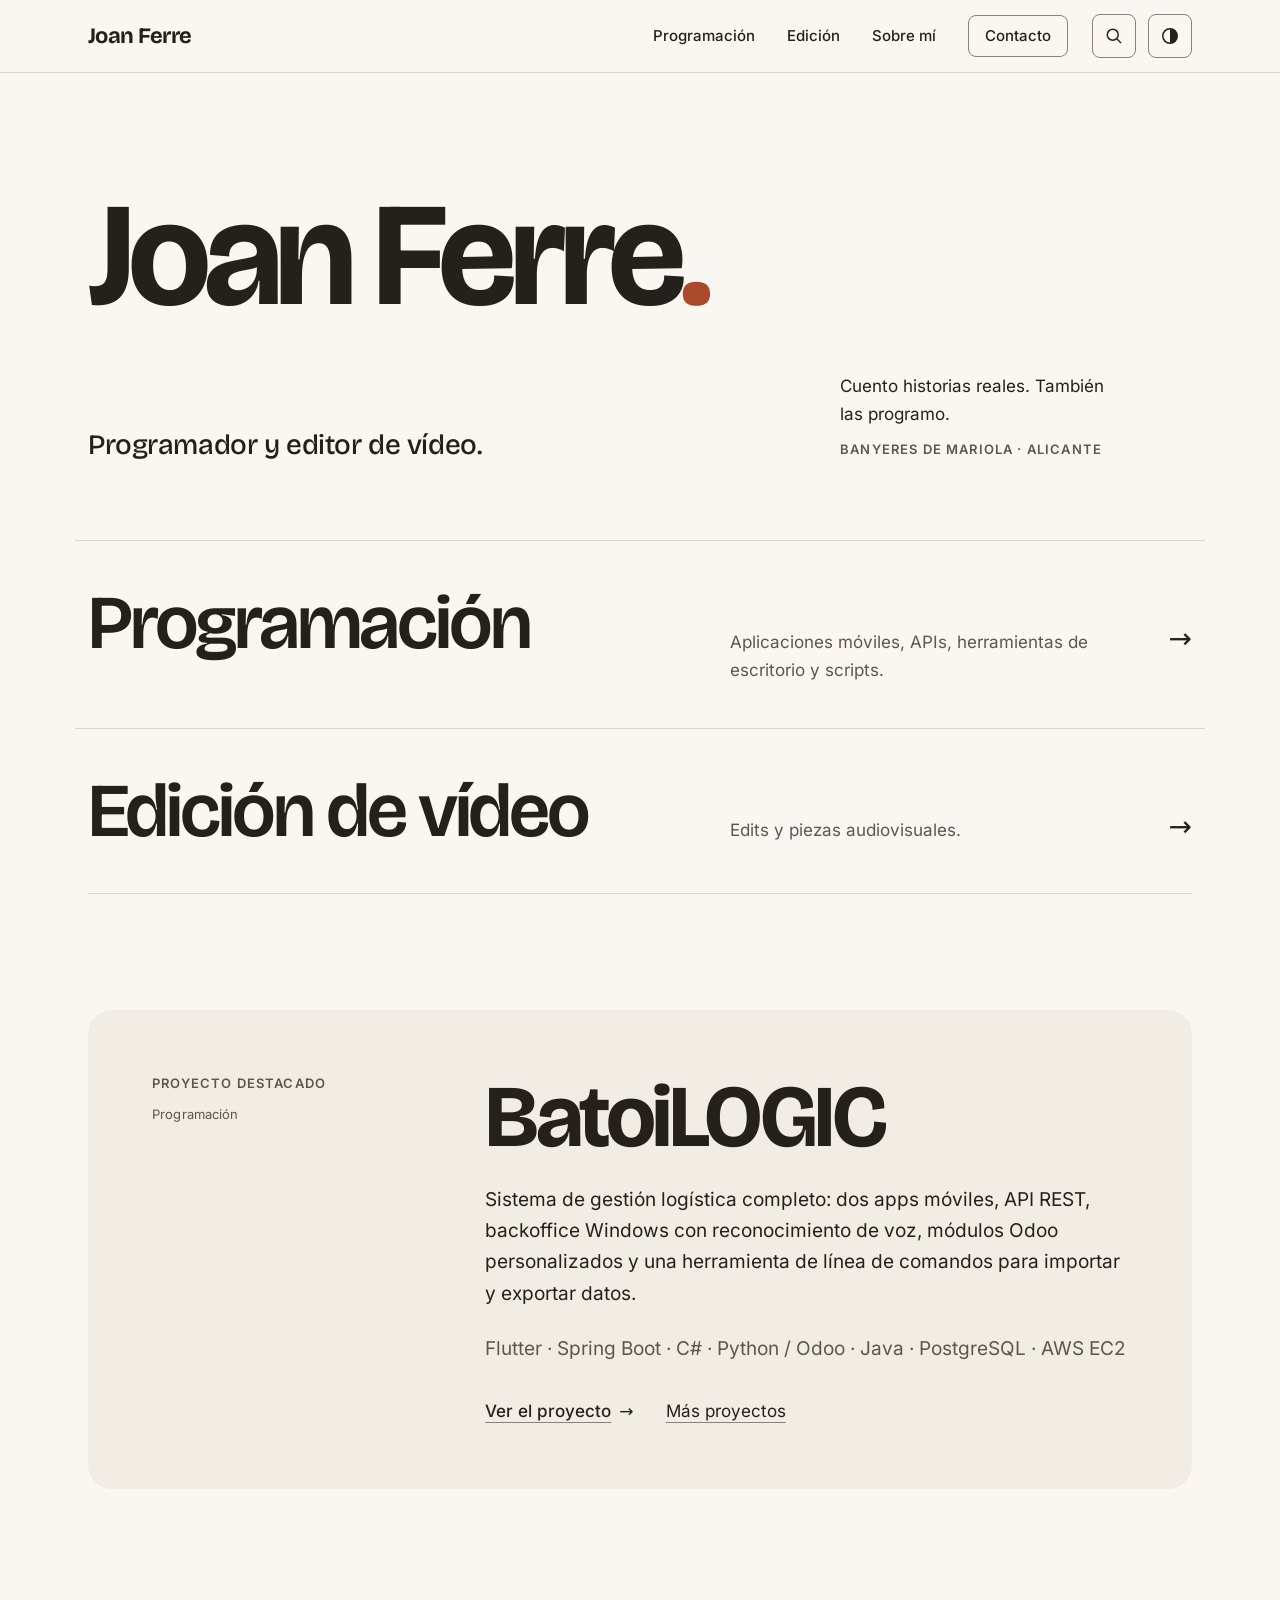
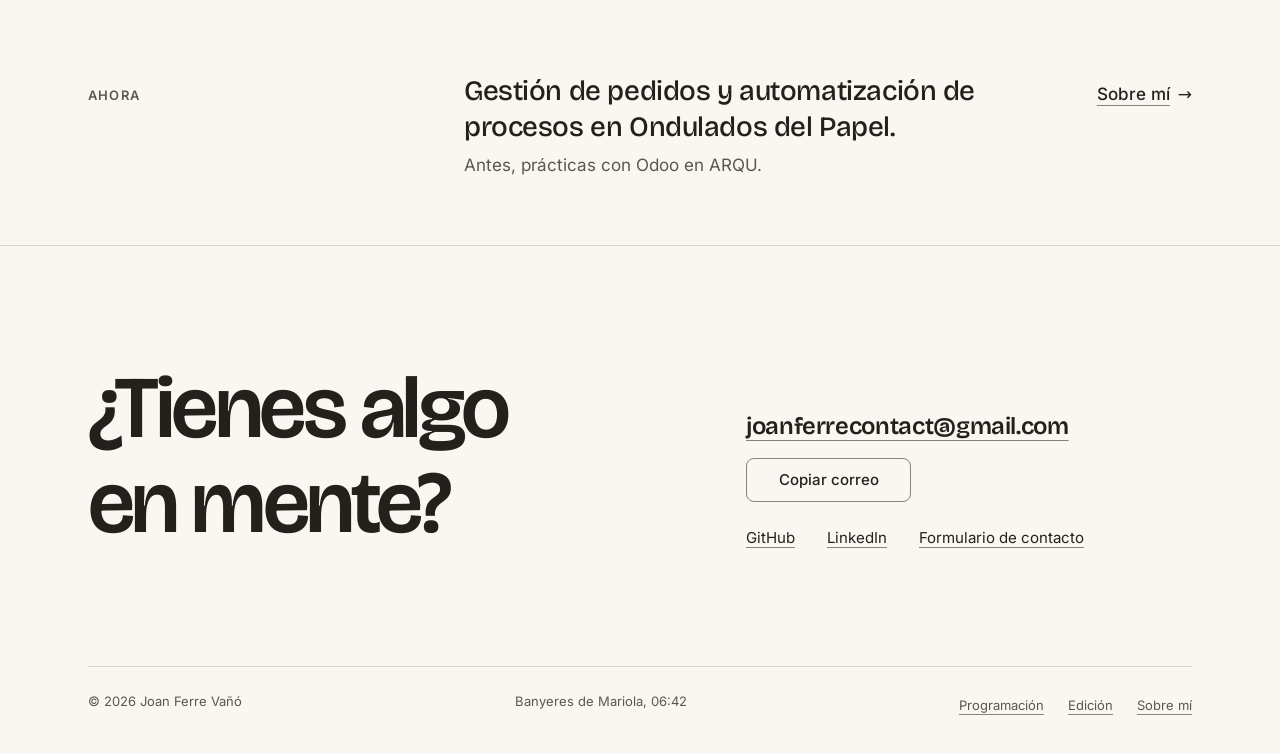
<file: index.html>
<!DOCTYPE html>
<html lang="es">

<head>
  <meta charset="UTF-8" />
  <meta name="viewport" content="width=device-width, initial-scale=1" />
  <meta name="google-site-verification" content="sYYDD0e3IQ2EVL9u4ArUuzpcUX6QqEACAlPrFH4PDMc" />
  <title>Joan Ferre — Programador y editor de vídeo</title>
  <meta name="description" content="Portfolio de Joan Ferre Vañó, programador y editor de vídeo de Banyeres de Mariola (Alicante). Proyectos, trayectoria y contacto." />
  <link rel="canonical" href="https://joanferrevano.github.io/joanferre/" />
  <meta property="og:type" content="website" />
  <meta property="og:locale" content="es_ES" />
  <meta property="og:site_name" content="Joan Ferre" />
  <meta property="og:title" content="Joan Ferre — Programador y editor de vídeo" />
  <meta property="og:description" content="Portfolio de Joan Ferre Vañó, programador y editor de vídeo de Banyeres de Mariola (Alicante). Proyectos, trayectoria y contacto." />
  <meta property="og:url" content="https://joanferrevano.github.io/joanferre/" />
  <meta property="og:image" content="https://joanferrevano.github.io/joanferre/images/og.png" />
  <meta property="og:image:width" content="1200" />
  <meta property="og:image:height" content="630" />
  <meta property="og:image:alt" content="Joan Ferre. Programador y editor de vídeo. Banyeres de Mariola, Alicante." />
  <meta name="twitter:card" content="summary_large_image" />
  <script type="application/ld+json">
  {
    "@context": "https://schema.org",
    "@type": "Person",
    "name": "Joan Ferre Vañó",
    "alternateName": "Joan Ferre",
    "url": "https://joanferrevano.github.io/joanferre/",
    "jobTitle": ["Programador", "Editor de vídeo"],
    "sameAs": [
      "https://github.com/joanferrevano",
      "https://www.linkedin.com/in/joan-ferre-vano"
    ]
  }
  </script>
  <meta name="theme-color" content="#FAF7F2" />
  <link rel="icon" type="image/x-icon" href="images/favicon/favicon.ico" />
  <link rel="icon" type="image/png" sizes="32x32" href="images/favicon/favicon-32x32.png" />
  <link rel="icon" type="image/png" sizes="16x16" href="images/favicon/favicon-16x16.png" />
  <link rel="apple-touch-icon" href="images/favicon/apple-touch-icon.png" />
  <link rel="preload" href="fonts/bricolage-latin.woff2" as="font" type="font/woff2" crossorigin />
  <link rel="stylesheet" href="css/marfil.css" />
  <script>
    document.documentElement.classList.add('js');
    try { var t = localStorage.getItem('jfv_theme'); if (t === 'light' || t === 'dark') document.documentElement.setAttribute('data-theme', t); } catch (e) {}
    window.addEventListener('pagereveal', function (e) {
      if (!e.viewTransition) return;
      var d = document.documentElement;
      d.classList.add('vt-arrive');
      try {
        if (!sessionStorage.getItem('jfv_vt')) return;
        sessionStorage.removeItem('jfv_vt');
      } catch (err) { return; }
      d.classList.add('vt-title', 'vt-shared');
      var done = function () { d.classList.remove('vt-title'); };
      e.viewTransition.finished.then(done, done);
    });
    setTimeout(function () {
      if (!document.documentElement.getAttribute('data-ready')) document.documentElement.classList.add('reveal-fallback');
    }, 3000);
  </script>
</head>

<body>
  <a class="skip-link" href="#contenido">Saltar al contenido</a>

  <header class="site-header">
    <div class="wrap site-header__inner">
      <a class="wordmark" href="index.html" aria-label="Joan Ferre, inicio">Joan Ferre</a>
      <nav class="nav" aria-label="Principal">
        <a href="dev.html">Programación</a>
        <a href="video.html">Edición</a>
        <a href="about.html">Sobre mí</a>
        <a href="contact.html" class="nav__contact">Contacto</a>
      </nav>
    </div>
  </header>

  <main id="contenido">

    <!-- ── PRESENTACIÓN ─────────────────────────────────────── -->
    <section class="hero">
      <div class="wrap">
        <h1 class="hero__title"><span class="mask"><span>Joan</span></span> <span class="mask"><span>Ferre<span class="dot">.</span></span></span></h1>
        <div class="hero__grid">
          <p class="lead hero__role rise rise--2">Programador y editor de vídeo.</p>
          <div class="hero__aside">
            <p><span class="beat">Cuento historias reales.</span> <span class="beat beat--2">También las programo.</span></p>
            <p class="eyebrow beat beat--2">Banyeres de Mariola · Alicante</p>
          </div>
        </div>
      </div>
    </section>

    <!-- ── ACCESO A LAS DOS ÁREAS ───────────────────────────── -->
    <section aria-label="Áreas de trabajo">
      <div class="wrap">
        <div class="areas stagger">
          <a class="area" href="dev.html">
            <span class="area__name" data-vt-title="dev.html">Programación</span>
            <span class="area__desc">Aplicaciones móviles, APIs, herramientas de escritorio y scripts.</span>
            <span class="area__arrow" aria-hidden="true">→</span>
          </a>
          <a class="area" href="video.html">
            <span class="area__name" data-vt-title="video.html">Edición de vídeo</span>
            <span class="area__desc">Edits y piezas audiovisuales.</span>
            <span class="area__arrow" aria-hidden="true">→</span>
          </a>
        </div>
      </div>
    </section>

    <!-- ── MUESTRA DE TRABAJO ───────────────────────────────────
         Hoy solo hay material incorporado de Programación.
         Cuando exista la primera pieza de Edición, añadir aquí un
         segundo destacado con el componente .piece (ver video.html). -->
    <section class="section">
      <div class="wrap">
        <article class="feature reveal">
          <div class="feature__side">
            <span class="eyebrow">Proyecto destacado</span>
            <span class="meta">Programación</span>
          </div>
          <div class="feature__main">
            <h2 data-vt-title="batoilogic.html">BatoiLOGIC</h2>
            <p>Sistema de gestión logística completo: dos apps móviles, API REST, backoffice Windows con reconocimiento de voz, módulos Odoo personalizados y una herramienta de línea de comandos para importar y exportar datos.</p>
            <p class="feature__stack">Flutter · Spring Boot · C# · Python / Odoo · Java · PostgreSQL · AWS EC2</p>
            <div class="feature__actions">
              <a class="link-arrow" href="batoilogic.html"><span>Ver el proyecto</span><span class="arrow" aria-hidden="true">→</span></a>
              <a class="link" href="dev.html">Más proyectos</a>
            </div>
          </div>
        </article>
      </div>
    </section>

    <!-- ── CONTEXTO PROFESIONAL ─────────────────────────────── -->
    <section class="section--tight" aria-label="Contexto profesional">
      <div class="wrap">
        <div class="context reveal">
          <span class="eyebrow">Ahora</span>
          <p class="context__text">
            <span>Gestión de pedidos y automatización de procesos en Ondulados del Papel.</span>
            <span class="muted">Antes, prácticas con Odoo en ARQU.</span>
          </p>
          <a class="link-arrow" href="about.html"><span>Sobre mí</span><span class="arrow" aria-hidden="true">→</span></a>
        </div>
      </div>
    </section>

  </main>

  <footer class="site-footer">
    <div class="wrap">
      <div class="site-footer__top">
        <h2 class="site-footer__title">¿Tienes algo en mente?</h2>
        <div class="site-footer__contact">
          <a class="site-footer__mail" href="mailto:joanferrecontact@gmail.com">joanferrecontact@gmail.com</a>
          <ul class="site-footer__links">
            <li><a class="link" href="https://github.com/joanferrevano" target="_blank" rel="noopener">GitHub</a></li>
            <li><a class="link" href="https://www.linkedin.com/in/joan-ferre-vano" target="_blank" rel="noopener">LinkedIn</a></li>
            <li><a class="link" href="contact.html">Formulario de contacto</a></li>
          </ul>
        </div>
      </div>
      <div class="site-footer__bottom">
        <span>© <span data-year>2026</span> Joan Ferre Vañó</span>
        <nav aria-label="Pie">
          <a class="link" href="dev.html">Programación</a>
          <a class="link" href="video.html">Edición</a>
          <a class="link" href="about.html">Sobre mí</a>
        </nav>
      </div>
    </div>
  </footer>

  <script src="js/marfil.js"></script>
  <script data-goatcounter="https://joanferre.goatcounter.com/count" async src="https://gc.zgo.at/count.js"></script>
</body>

</html>
</file>
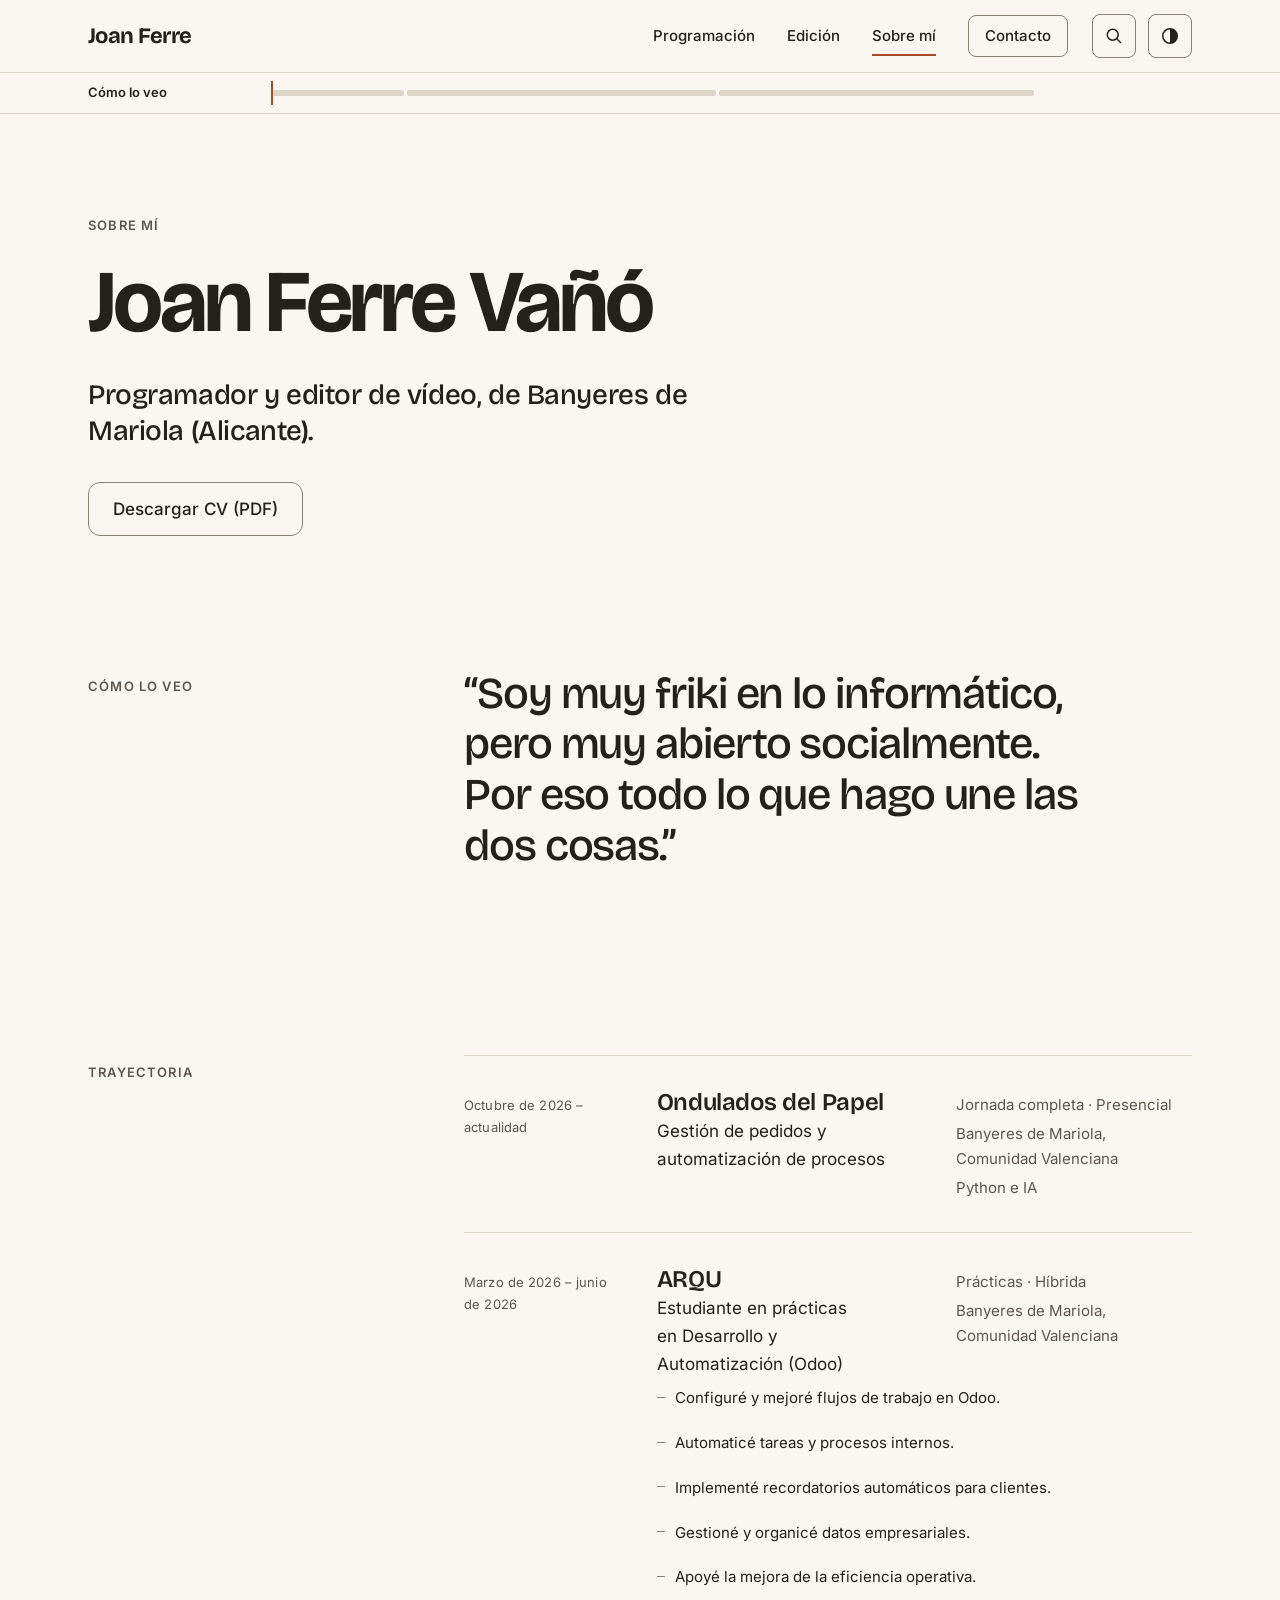
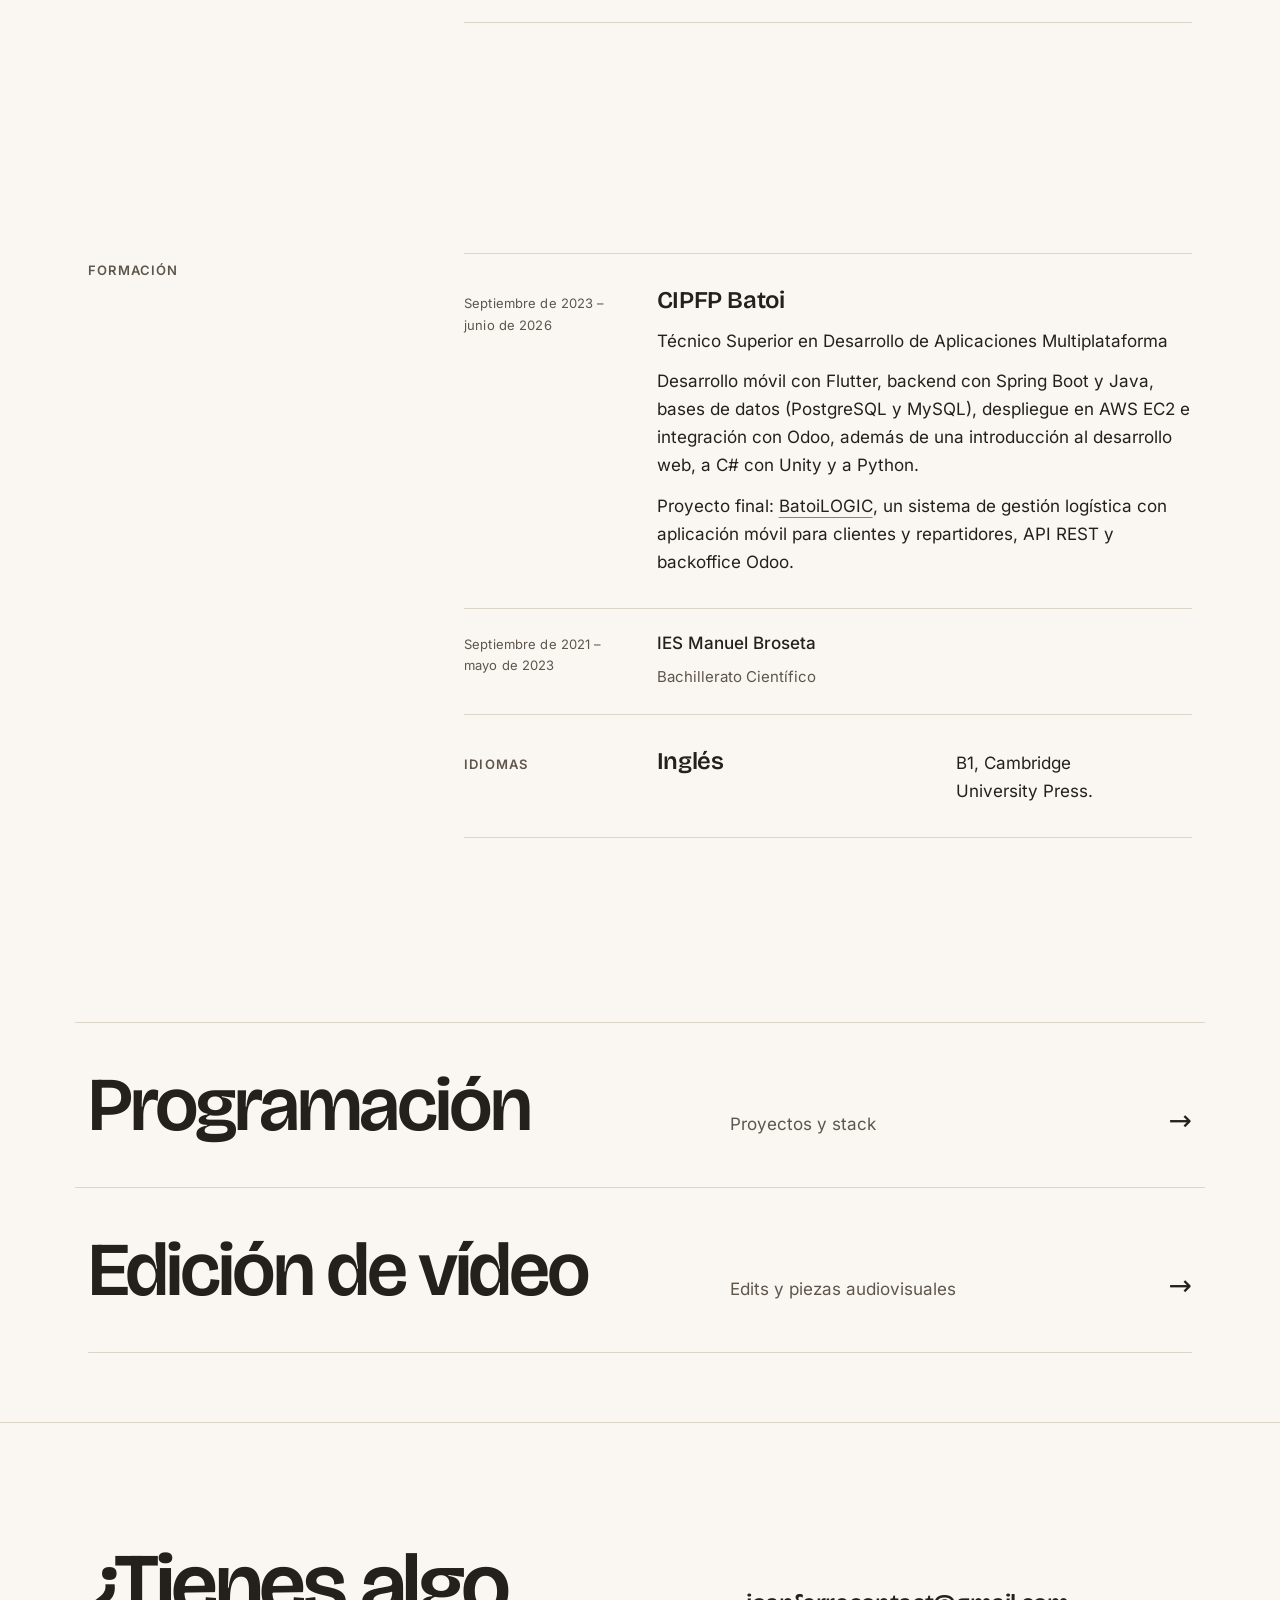
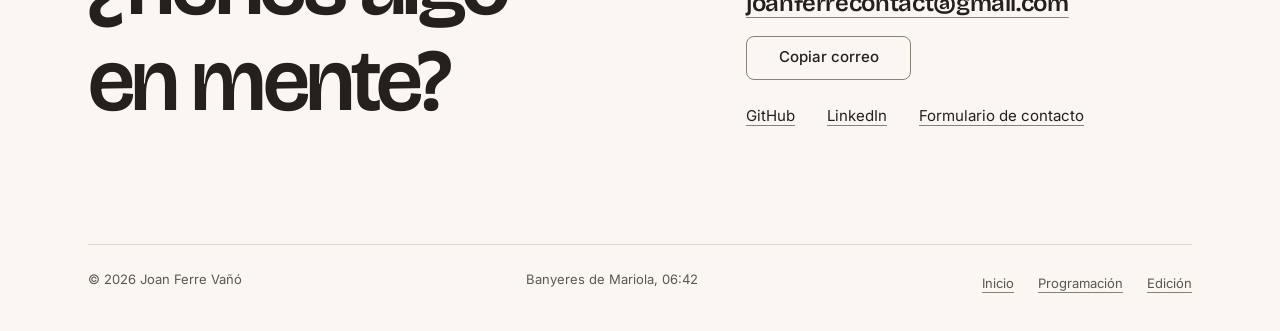
<file: about.html>
<!DOCTYPE html>
<html lang="es">

<head>
  <meta charset="UTF-8" />
  <meta name="viewport" content="width=device-width, initial-scale=1" />
  <title>Sobre mí — Joan Ferre</title>
  <meta name="description" content="Trayectoria y formación de Joan Ferre Vañó: gestión de pedidos y automatización en Ondulados del Papel, prácticas con Odoo en ARQU y ciclo DAM." />
  <link rel="canonical" href="https://joanferrevano.github.io/joanferre/about.html" />
  <meta property="og:type" content="website" />
  <meta property="og:locale" content="es_ES" />
  <meta property="og:site_name" content="Joan Ferre" />
  <meta property="og:title" content="Sobre mí — Joan Ferre" />
  <meta property="og:description" content="Trayectoria y formación de Joan Ferre Vañó: gestión de pedidos y automatización en Ondulados del Papel, prácticas con Odoo en ARQU y ciclo DAM." />
  <meta property="og:url" content="https://joanferrevano.github.io/joanferre/about.html" />
  <meta property="og:image" content="https://joanferrevano.github.io/joanferre/images/og.png" />
  <meta property="og:image:width" content="1200" />
  <meta property="og:image:height" content="630" />
  <meta property="og:image:alt" content="Joan Ferre. Programador y editor de vídeo. Banyeres de Mariola, Alicante." />
  <meta name="twitter:card" content="summary_large_image" />
  <meta name="theme-color" content="#FAF7F2" />
  <link rel="icon" type="image/x-icon" href="images/favicon/favicon.ico" />
  <link rel="icon" type="image/png" sizes="32x32" href="images/favicon/favicon-32x32.png" />
  <link rel="icon" type="image/png" sizes="16x16" href="images/favicon/favicon-16x16.png" />
  <link rel="apple-touch-icon" href="images/favicon/apple-touch-icon.png" />
  <link rel="preload" href="fonts/bricolage-latin.woff2" as="font" type="font/woff2" crossorigin />
  <link rel="stylesheet" href="css/marfil.css" />
  <script>
    document.documentElement.classList.add('js');
    try { var t = localStorage.getItem('jfv_theme'); if (t === 'light' || t === 'dark') document.documentElement.setAttribute('data-theme', t); } catch (e) {}
    window.addEventListener('pagereveal', function (e) {
      if (!e.viewTransition) return;
      var d = document.documentElement;
      d.classList.add('vt-arrive');
      try {
        if (!sessionStorage.getItem('jfv_vt')) return;
        sessionStorage.removeItem('jfv_vt');
      } catch (err) { return; }
      d.classList.add('vt-title', 'vt-shared');
      var done = function () { d.classList.remove('vt-title'); };
      e.viewTransition.finished.then(done, done);
    });
    setTimeout(function () {
      if (!document.documentElement.getAttribute('data-ready')) document.documentElement.classList.add('reveal-fallback');
    }, 3000);
  </script>
</head>

<body>
  <a class="skip-link" href="#contenido">Saltar al contenido</a>

  <header class="site-header">
    <div class="wrap site-header__inner">
      <a class="wordmark" href="index.html" aria-label="Joan Ferre, inicio">Joan Ferre</a>
      <nav class="nav" aria-label="Principal">
        <a href="dev.html">Programación</a>
        <a href="video.html">Edición</a>
        <a href="about.html" aria-current="page">Sobre mí</a>
        <a href="contact.html" class="nav__contact">Contacto</a>
      </nav>
    </div>
  </header>

  <main id="contenido">

    <section class="page-head">
      <div class="wrap">
        <span class="eyebrow rise">Sobre mí</span>
        <h1 class="rise rise--2">Joan Ferre Vañó</h1>
        <p class="lead rise rise--3">Programador y editor de vídeo, de Banyeres de Mariola (Alicante).</p>
        <div class="page-head__actions rise rise--3">
          <a class="btn btn--outline" href="cv/joan-ferre-cv.pdf" download>Descargar CV (PDF)</a>
        </div>
      </div>
    </section>

    <!-- Cita propia, tomada de la versión anterior de la web -->
    <section id="sec-cita" data-clip="Cómo lo veo" class="section--tight">
      <div class="wrap">
        <div class="split">
          <span class="eyebrow">Cómo lo veo</span>
          <div class="split__body">
            <p class="quote">“Soy muy friki en lo informático, pero muy abierto socialmente. Por eso todo lo que hago une las dos cosas.”</p>
          </div>
        </div>
      </div>
    </section>

    <section id="sec-trayectoria" data-clip="Trayectoria" class="section" aria-labelledby="trayectoria">
      <div class="wrap">
        <div class="split">
          <h2 class="eyebrow" id="trayectoria">Trayectoria</h2>
          <div class="split__body">
            <ul class="rows stagger">
              <li class="row row--3">
                <span class="meta">Octubre de 2026 – actualidad</span>
                <div>
                  <h3 class="row__name">Ondulados del Papel</h3>
                  <p class="row__desc">Gestión de pedidos y automatización de procesos</p>
                </div>
                <p class="row__facts">
                  <span>Jornada completa · Presencial</span>
                  <span>Banyeres de Mariola, Comunidad Valenciana</span>
                  <span>Python e IA</span>
                </p>
              </li>
              <li class="row row--3">
                <span class="meta">Marzo de 2026 – junio de 2026</span>
                <div>
                  <h3 class="row__name">ARQU</h3>
                  <p class="row__desc">Estudiante en prácticas en Desarrollo y Automatización (Odoo)</p>
                </div>
                <p class="row__facts">
                  <span>Prácticas · Híbrida</span>
                  <span>Banyeres de Mariola, Comunidad Valenciana</span>
                </p>
                <ul class="row__list row__wide">
                  <li>Configuré y mejoré flujos de trabajo en Odoo.</li>
                  <li>Automaticé tareas y procesos internos.</li>
                  <li>Implementé recordatorios automáticos para clientes.</li>
                  <li>Gestioné y organicé datos empresariales.</li>
                  <li>Apoyé la mejora de la eficiencia operativa.</li>
                </ul>
              </li>
            </ul>
          </div>
        </div>
      </div>
    </section>

    <section id="sec-formacion" data-clip="Formación" class="section" aria-labelledby="formacion">
      <div class="wrap">
        <div class="split">
          <h2 class="eyebrow" id="formacion">Formación</h2>
          <div class="split__body">
            <ul class="rows stagger">
              <li class="row row--3">
                <span class="meta">Septiembre de 2023 – junio de 2026</span>
                <div class="row__wide">
                  <h3 class="row__name">CIPFP Batoi</h3>
                  <p class="row__desc">Técnico Superior en Desarrollo de Aplicaciones Multiplataforma</p>
                  <p class="row__desc muted">Desarrollo móvil con Flutter, backend con Spring Boot y Java, bases de datos (PostgreSQL y MySQL), despliegue en AWS EC2 e integración con Odoo, además de una introducción al desarrollo web, a C# con Unity y a Python.</p>
                  <p class="row__desc">Proyecto final: <a class="link" href="batoilogic.html">BatoiLOGIC</a>, un sistema de gestión logística con aplicación móvil para clientes y repartidores, API REST y backoffice Odoo.</p>
                </div>
              </li>
              <li class="row row--3 row--minor">
                <span class="meta">Septiembre de 2021 – mayo de 2023</span>
                <div class="row__wide">
                  <h3 class="row__name">IES Manuel Broseta</h3>
                  <p class="row__desc">Bachillerato Científico</p>
                </div>
              </li>
              <li class="row row--3">
                <span class="eyebrow">Idiomas</span>
                <h3 class="row__name">Inglés</h3>
                <p class="row__desc">B1, Cambridge University Press.</p>
              </li>
            </ul>
          </div>
        </div>
      </div>
    </section>

    <section class="section--tight" aria-label="Áreas">
      <div class="wrap">
        <div class="areas">
          <a class="area" href="dev.html">
            <span class="area__name" data-vt-title="dev.html">Programación</span>
            <span class="area__desc">Proyectos y stack</span>
            <span class="area__arrow" aria-hidden="true">→</span>
          </a>
          <a class="area" href="video.html">
            <span class="area__name" data-vt-title="video.html">Edición de vídeo</span>
            <span class="area__desc">Edits y piezas audiovisuales</span>
            <span class="area__arrow" aria-hidden="true">→</span>
          </a>
        </div>
      </div>
    </section>

  </main>

  <footer class="site-footer">
    <div class="wrap">
      <div class="site-footer__top">
        <h2 class="site-footer__title">¿Tienes algo en mente?</h2>
        <div class="site-footer__contact">
          <a class="site-footer__mail" href="mailto:joanferrecontact@gmail.com">joanferrecontact@gmail.com</a>
          <ul class="site-footer__links">
            <li><a class="link" href="https://github.com/joanferrevano" target="_blank" rel="noopener">GitHub</a></li>
            <li><a class="link" href="https://www.linkedin.com/in/joan-ferre-vano" target="_blank" rel="noopener">LinkedIn</a></li>
            <li><a class="link" href="contact.html">Formulario de contacto</a></li>
          </ul>
        </div>
      </div>
      <div class="site-footer__bottom">
        <span>© <span data-year>2026</span> Joan Ferre Vañó</span>
        <nav aria-label="Pie">
          <a class="link" href="index.html">Inicio</a>
          <a class="link" href="dev.html">Programación</a>
          <a class="link" href="video.html">Edición</a>
        </nav>
      </div>
    </div>
  </footer>

  <script src="js/marfil.js"></script>
  <script data-goatcounter="https://joanferre.goatcounter.com/count" async src="https://gc.zgo.at/count.js"></script>
</body>

</html>
</file>
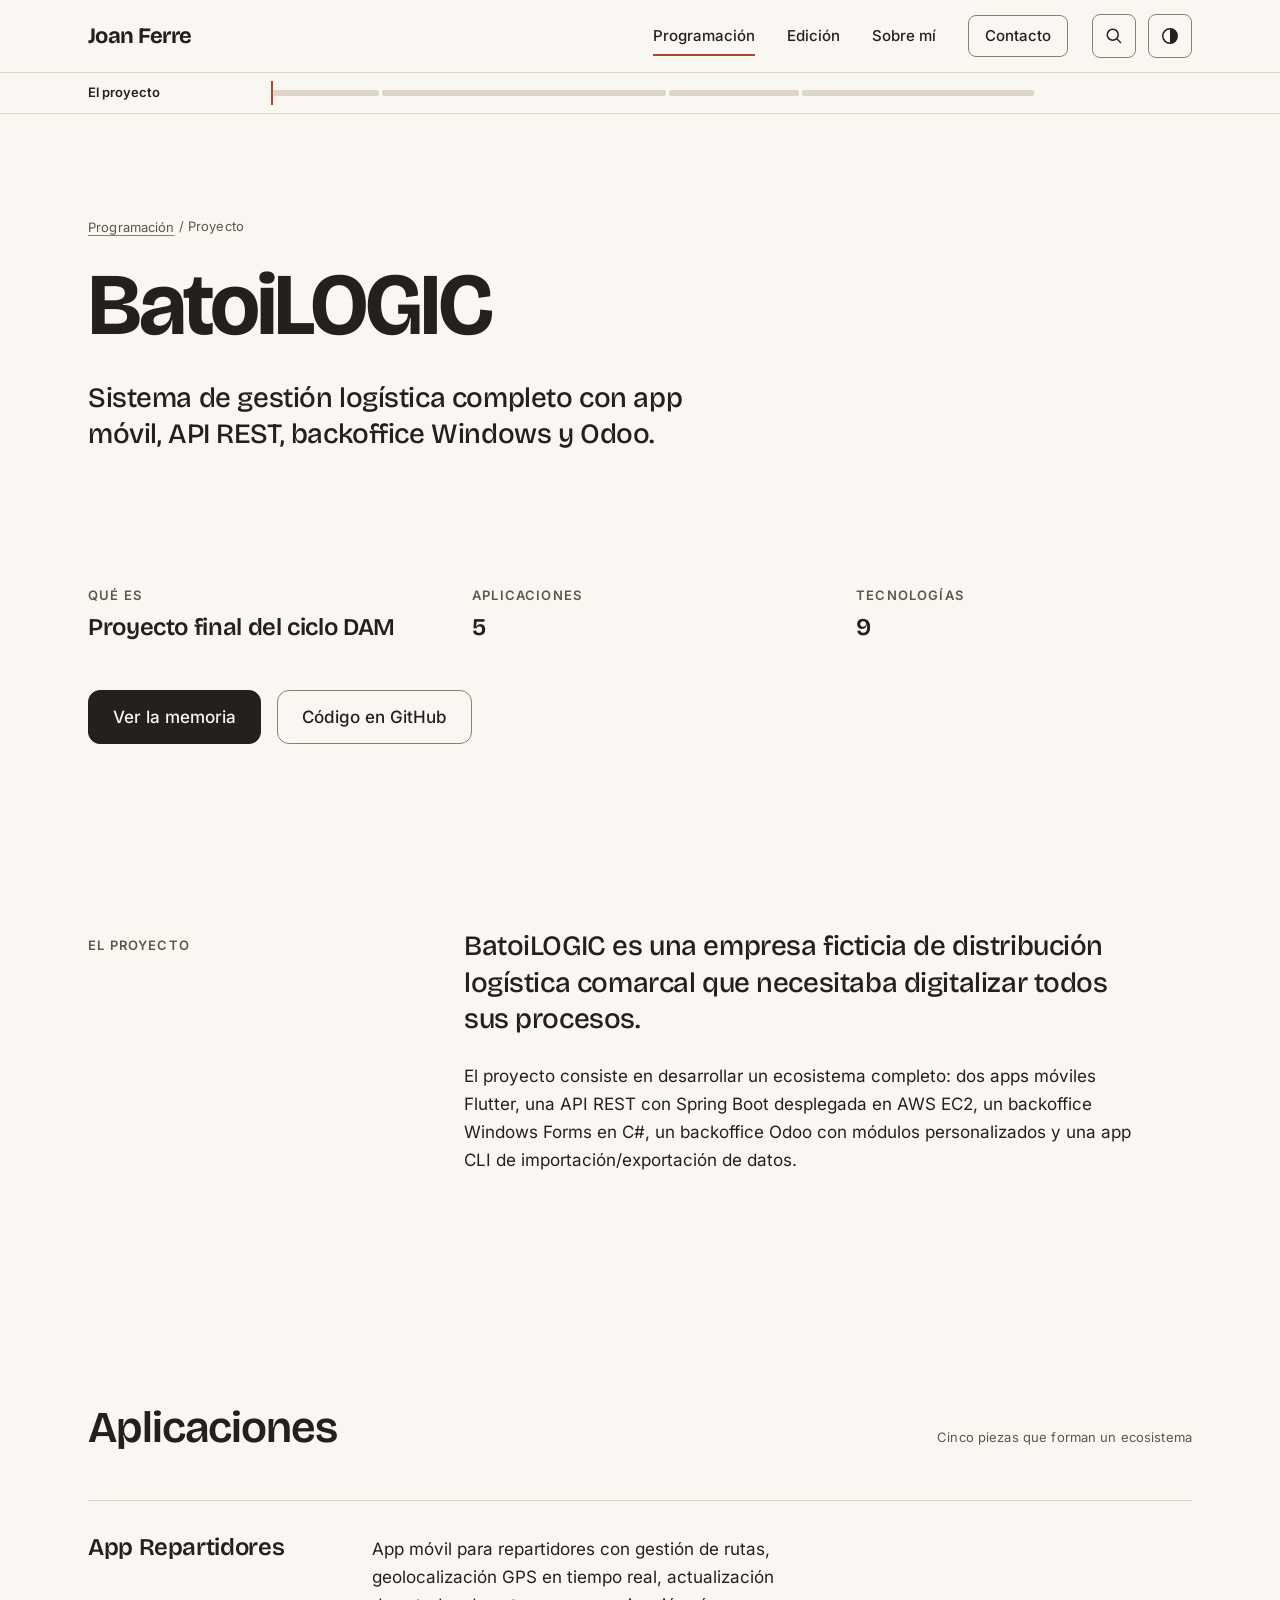
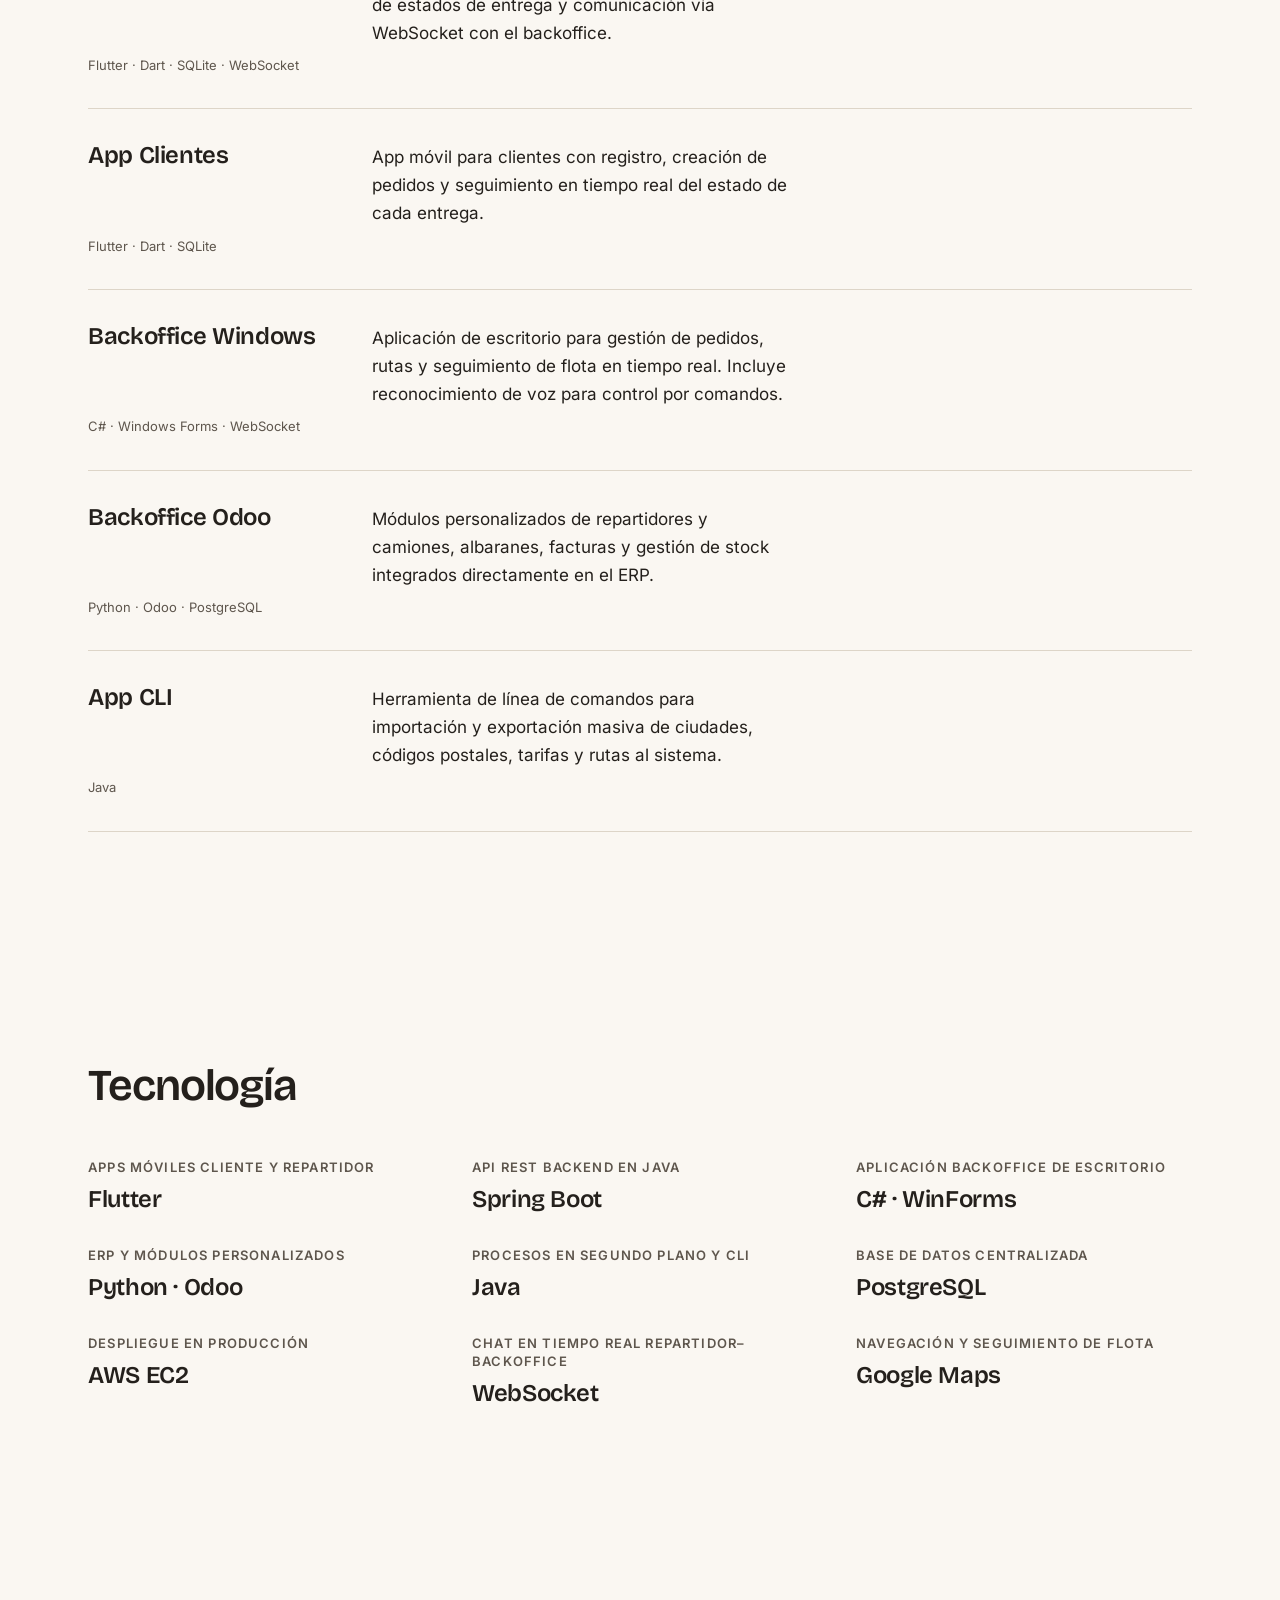
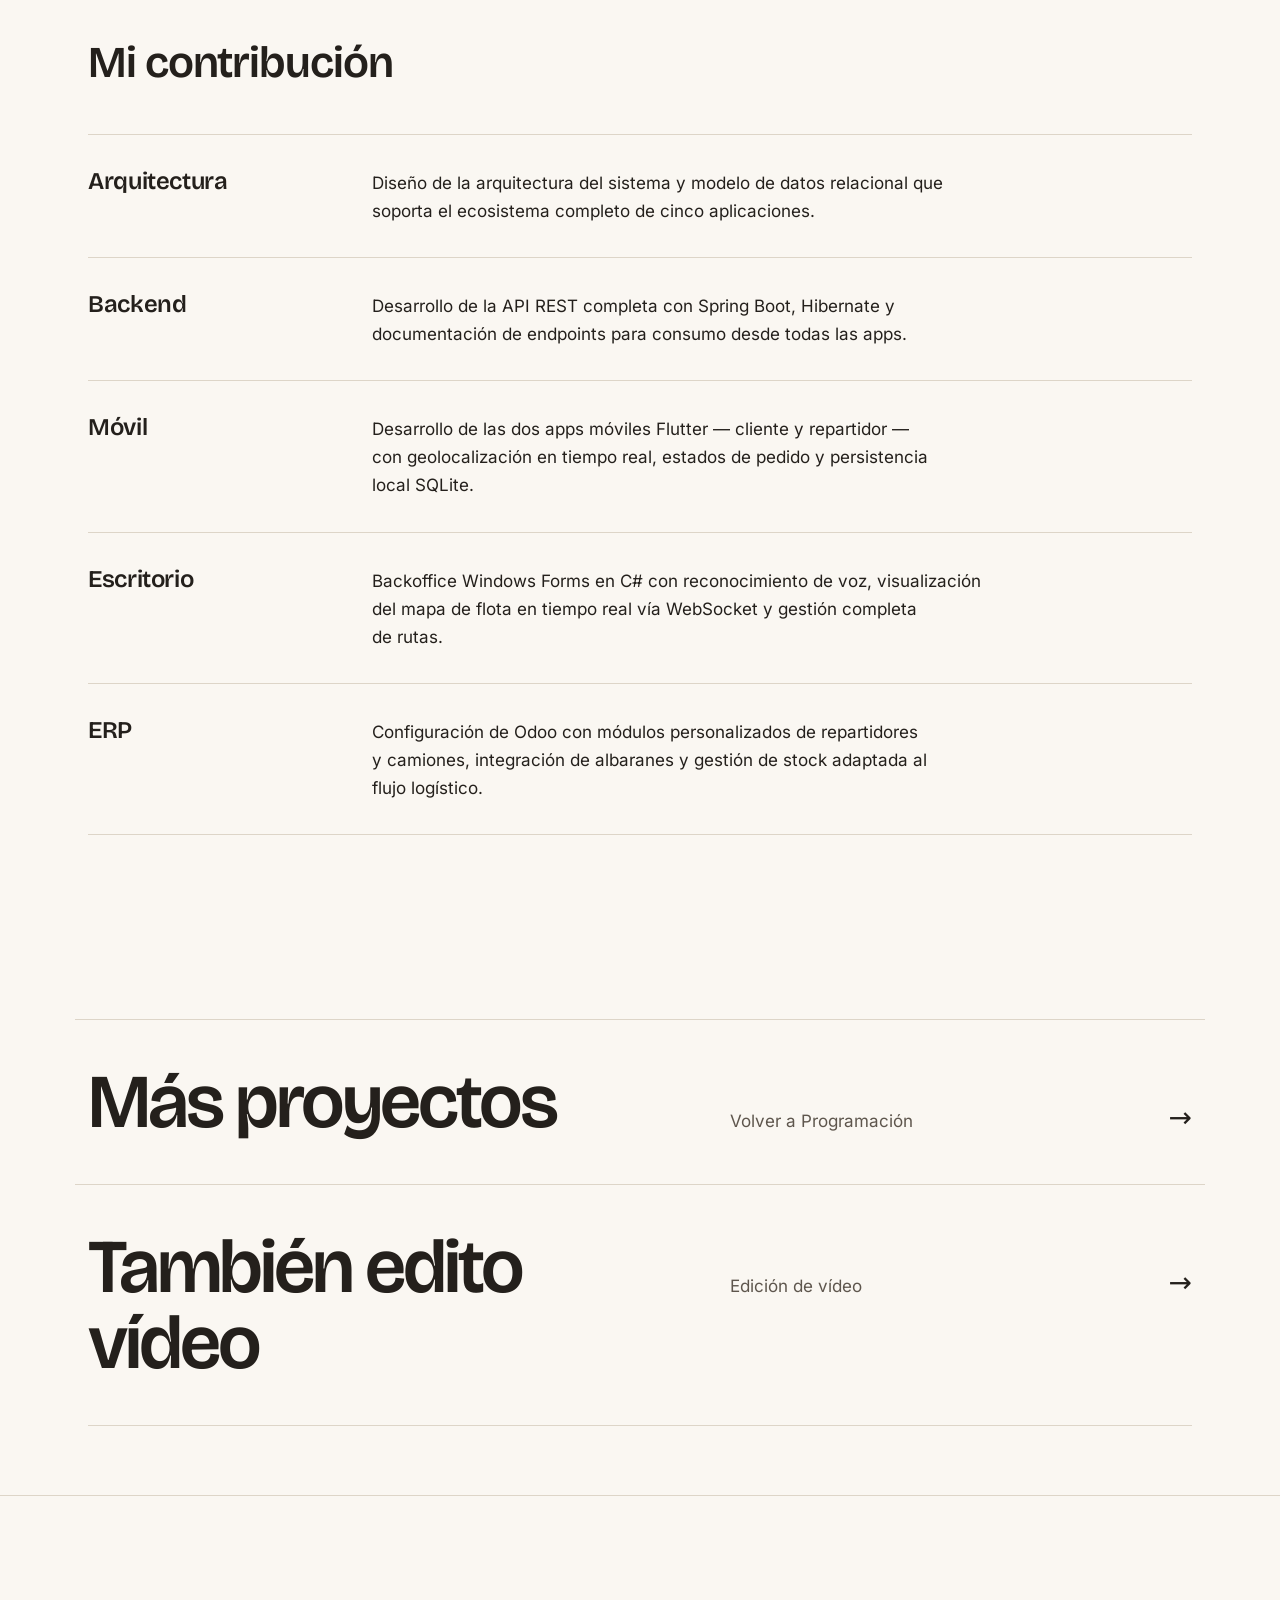
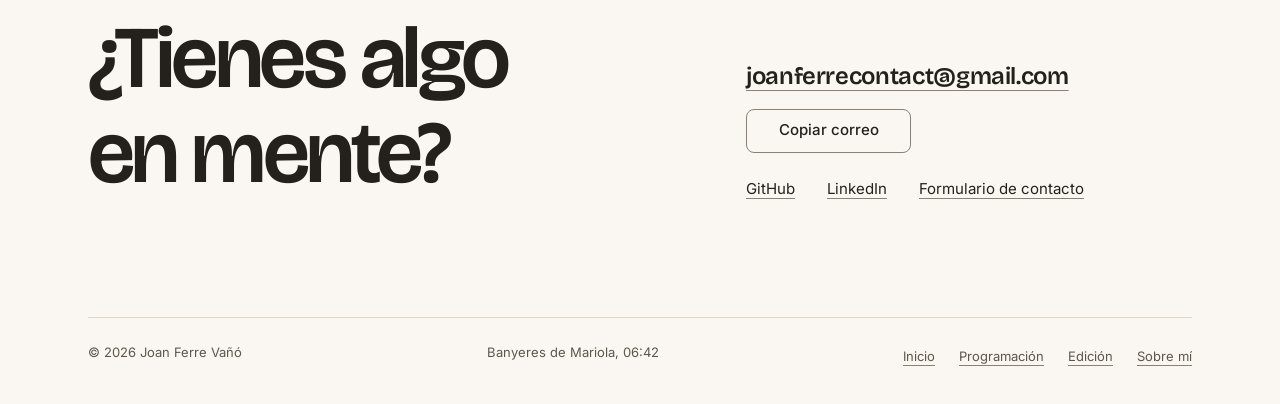
<file: batoilogic.html>
<!DOCTYPE html>
<html lang="es">

<head>
  <meta charset="UTF-8" />
  <meta name="viewport" content="width=device-width, initial-scale=1" />
  <title>BatoiLOGIC — Joan Ferre</title>
  <meta name="description" content="BatoiLOGIC: proyecto final del ciclo DAM. Sistema de gestión logística con apps móviles, API REST, backoffice Windows y Odoo." />
  <link rel="canonical" href="https://joanferrevano.github.io/joanferre/batoilogic.html" />
  <meta property="og:type" content="website" />
  <meta property="og:locale" content="es_ES" />
  <meta property="og:site_name" content="Joan Ferre" />
  <meta property="og:title" content="BatoiLOGIC — Joan Ferre" />
  <meta property="og:description" content="BatoiLOGIC: proyecto final del ciclo DAM. Sistema de gestión logística con apps móviles, API REST, backoffice Windows y Odoo." />
  <meta property="og:url" content="https://joanferrevano.github.io/joanferre/batoilogic.html" />
  <meta property="og:image" content="https://joanferrevano.github.io/joanferre/images/og.png" />
  <meta property="og:image:width" content="1200" />
  <meta property="og:image:height" content="630" />
  <meta property="og:image:alt" content="Joan Ferre. Programador y editor de vídeo. Banyeres de Mariola, Alicante." />
  <meta name="twitter:card" content="summary_large_image" />
  <meta name="theme-color" content="#FAF7F2" />
  <link rel="icon" type="image/x-icon" href="images/favicon/favicon.ico" />
  <link rel="icon" type="image/png" sizes="32x32" href="images/favicon/favicon-32x32.png" />
  <link rel="icon" type="image/png" sizes="16x16" href="images/favicon/favicon-16x16.png" />
  <link rel="apple-touch-icon" href="images/favicon/apple-touch-icon.png" />
  <link rel="preload" href="fonts/bricolage-latin.woff2" as="font" type="font/woff2" crossorigin />
  <link rel="stylesheet" href="css/marfil.css" />
  <script>
    document.documentElement.classList.add('js');
    try { var t = localStorage.getItem('jfv_theme'); if (t === 'light' || t === 'dark') document.documentElement.setAttribute('data-theme', t); } catch (e) {}
    window.addEventListener('pagereveal', function (e) {
      if (!e.viewTransition) return;
      var d = document.documentElement;
      d.classList.add('vt-arrive');
      try {
        if (!sessionStorage.getItem('jfv_vt')) return;
        sessionStorage.removeItem('jfv_vt');
      } catch (err) { return; }
      d.classList.add('vt-title', 'vt-shared');
      var done = function () { d.classList.remove('vt-title'); };
      e.viewTransition.finished.then(done, done);
    });
    setTimeout(function () {
      if (!document.documentElement.getAttribute('data-ready')) document.documentElement.classList.add('reveal-fallback');
    }, 3000);
  </script>
</head>

<body>
  <a class="skip-link" href="#contenido">Saltar al contenido</a>

  <header class="site-header">
    <div class="wrap site-header__inner">
      <a class="wordmark" href="index.html" aria-label="Joan Ferre, inicio">Joan Ferre</a>
      <nav class="nav" aria-label="Principal">
        <!-- Ficha de un proyecto de Programación: la sección sigue marcada como actual -->
        <a href="dev.html" aria-current="true">Programación</a>
        <a href="video.html">Edición</a>
        <a href="about.html">Sobre mí</a>
        <a href="contact.html" class="nav__contact">Contacto</a>
      </nav>
    </div>
  </header>

  <main id="contenido">

    <section class="page-head">
      <div class="wrap">
        <p class="meta rise" style="margin-bottom: var(--s-5)"><a class="link" href="dev.html">Programación</a> / Proyecto</p>
        <h1 class="rise rise--2">BatoiLOGIC</h1>
        <p class="lead rise rise--3">Sistema de gestión logística completo con app móvil, API REST, backoffice Windows y Odoo.</p>
      </div>
    </section>

    <section class="section--tight">
      <div class="wrap">
        <dl class="facts stagger">
          <div><dt class="eyebrow">Qué es</dt><dd>Proyecto final del ciclo DAM</dd></div>
          <div><dt class="eyebrow">Aplicaciones</dt><dd>5</dd></div>
          <div><dt class="eyebrow">Tecnologías</dt><dd>9</dd></div>
        </dl>
        <p class="reveal" style="margin-top: var(--s-7); display: flex; flex-wrap: wrap; gap: var(--s-3) var(--s-4)">
          <a class="btn" href="https://proj-ferrevanojoan.gitbook.io/memoria-proyecto" target="_blank" rel="noopener">Ver la memoria</a>
          <a class="btn btn--outline" href="https://github.com/PROJ-FerreVanoJoan" target="_blank" rel="noopener">Código en GitHub</a>
        </p>
      </div>
    </section>

    <section id="sec-proyecto" data-clip="El proyecto" class="section" aria-labelledby="proyecto">
      <div class="wrap">
        <div class="split reveal">
          <h2 class="eyebrow" id="proyecto">El proyecto</h2>
          <div class="split__body">
            <p class="lead" style="max-width: 40ch">BatoiLOGIC es una empresa ficticia de distribución logística comarcal que necesitaba digitalizar todos sus procesos.</p>
            <p style="margin-top: var(--s-5)">El proyecto consiste en desarrollar un ecosistema completo: dos apps móviles Flutter, una API REST con Spring Boot desplegada en AWS EC2, un backoffice Windows Forms en C#, un backoffice Odoo con módulos personalizados y una app CLI de importación/exportación de datos.</p>
          </div>
        </div>
      </div>
    </section>

    <section id="sec-apps" data-clip="Aplicaciones" class="section" aria-labelledby="apps">
      <div class="wrap">
        <div class="section-head">
          <h2 id="apps">Aplicaciones</h2>
          <span class="meta">Cinco piezas que forman un ecosistema</span>
        </div>
        <ul class="rows stagger">
          <li class="row row--3">
            <h3 class="row__name">App Repartidores</h3>
            <p class="row__desc">App móvil para repartidores con gestión de rutas, geolocalización GPS en tiempo real, actualización de estados de entrega y comunicación vía WebSocket con el backoffice.</p>
            <span class="row__tech">Flutter · Dart · SQLite · WebSocket</span>
          </li>
          <li class="row row--3">
            <h3 class="row__name">App Clientes</h3>
            <p class="row__desc">App móvil para clientes con registro, creación de pedidos y seguimiento en tiempo real del estado de cada entrega.</p>
            <span class="row__tech">Flutter · Dart · SQLite</span>
          </li>
          <li class="row row--3">
            <h3 class="row__name">Backoffice Windows</h3>
            <p class="row__desc">Aplicación de escritorio para gestión de pedidos, rutas y seguimiento de flota en tiempo real. Incluye reconocimiento de voz para control por comandos.</p>
            <span class="row__tech">C# · Windows Forms · WebSocket</span>
          </li>
          <li class="row row--3">
            <h3 class="row__name">Backoffice Odoo</h3>
            <p class="row__desc">Módulos personalizados de repartidores y camiones, albaranes, facturas y gestión de stock integrados directamente en el ERP.</p>
            <span class="row__tech">Python · Odoo · PostgreSQL</span>
          </li>
          <li class="row row--3">
            <h3 class="row__name">App CLI</h3>
            <p class="row__desc">Herramienta de línea de comandos para importación y exportación masiva de ciudades, códigos postales, tarifas y rutas al sistema.</p>
            <span class="row__tech">Java</span>
          </li>
        </ul>
      </div>
    </section>

    <section id="sec-tecnologia" data-clip="Tecnología" class="section" aria-labelledby="tecnologia">
      <div class="wrap">
        <div class="section-head">
          <h2 id="tecnologia">Tecnología</h2>
        </div>
        <dl class="facts stagger">
          <div><dt class="eyebrow">Apps móviles cliente y repartidor</dt><dd>Flutter</dd></div>
          <div><dt class="eyebrow">API REST backend en Java</dt><dd>Spring Boot</dd></div>
          <div><dt class="eyebrow">Aplicación backoffice de escritorio</dt><dd>C# · WinForms</dd></div>
          <div><dt class="eyebrow">ERP y módulos personalizados</dt><dd>Python · Odoo</dd></div>
          <div><dt class="eyebrow">Procesos en segundo plano y CLI</dt><dd>Java</dd></div>
          <div><dt class="eyebrow">Base de datos centralizada</dt><dd>PostgreSQL</dd></div>
          <div><dt class="eyebrow">Despliegue en producción</dt><dd>AWS EC2</dd></div>
          <div><dt class="eyebrow">Chat en tiempo real repartidor–backoffice</dt><dd>WebSocket</dd></div>
          <div><dt class="eyebrow">Navegación y seguimiento de flota</dt><dd>Google Maps</dd></div>
        </dl>
      </div>
    </section>

    <section id="sec-rol" data-clip="Mi contribución" class="section" aria-labelledby="rol">
      <div class="wrap">
        <div class="section-head">
          <h2 id="rol">Mi contribución</h2>
        </div>
        <ul class="rows stagger">
          <li class="row row--3">
            <h3 class="row__name">Arquitectura</h3>
            <p class="row__desc row__wide">Diseño de la arquitectura del sistema y modelo de datos relacional que soporta el ecosistema completo de cinco aplicaciones.</p>
          </li>
          <li class="row row--3">
            <h3 class="row__name">Backend</h3>
            <p class="row__desc row__wide">Desarrollo de la API REST completa con Spring Boot, Hibernate y documentación de endpoints para consumo desde todas las apps.</p>
          </li>
          <li class="row row--3">
            <h3 class="row__name">Móvil</h3>
            <p class="row__desc row__wide">Desarrollo de las dos apps móviles Flutter — cliente y repartidor — con geolocalización en tiempo real, estados de pedido y persistencia local SQLite.</p>
          </li>
          <li class="row row--3">
            <h3 class="row__name">Escritorio</h3>
            <p class="row__desc row__wide">Backoffice Windows Forms en C# con reconocimiento de voz, visualización del mapa de flota en tiempo real vía WebSocket y gestión completa de rutas.</p>
          </li>
          <li class="row row--3">
            <h3 class="row__name">ERP</h3>
            <p class="row__desc row__wide">Configuración de Odoo con módulos personalizados de repartidores y camiones, integración de albaranes y gestión de stock adaptada al flujo logístico.</p>
          </li>
        </ul>
      </div>
    </section>

    <section class="section--tight" aria-label="Seguir navegando">
      <div class="wrap">
        <div class="areas">
          <a class="area" href="dev.html">
            <span class="area__name">Más proyectos</span>
            <span class="area__desc">Volver a Programación</span>
            <span class="area__arrow" aria-hidden="true">→</span>
          </a>
          <a class="area" href="video.html">
            <span class="area__name">También edito vídeo</span>
            <span class="area__desc">Edición de vídeo</span>
            <span class="area__arrow" aria-hidden="true">→</span>
          </a>
        </div>
      </div>
    </section>

  </main>

  <footer class="site-footer">
    <div class="wrap">
      <div class="site-footer__top">
        <h2 class="site-footer__title">¿Tienes algo en mente?</h2>
        <div class="site-footer__contact">
          <a class="site-footer__mail" href="mailto:joanferrecontact@gmail.com">joanferrecontact@gmail.com</a>
          <ul class="site-footer__links">
            <li><a class="link" href="https://github.com/joanferrevano" target="_blank" rel="noopener">GitHub</a></li>
            <li><a class="link" href="https://www.linkedin.com/in/joan-ferre-vano" target="_blank" rel="noopener">LinkedIn</a></li>
            <li><a class="link" href="contact.html">Formulario de contacto</a></li>
          </ul>
        </div>
      </div>
      <div class="site-footer__bottom">
        <span>© <span data-year>2026</span> Joan Ferre Vañó</span>
        <nav aria-label="Pie">
          <a class="link" href="index.html">Inicio</a>
          <a class="link" href="dev.html">Programación</a>
          <a class="link" href="video.html">Edición</a>
          <a class="link" href="about.html">Sobre mí</a>
        </nav>
      </div>
    </div>
  </footer>

  <script src="js/marfil.js"></script>
  <script data-goatcounter="https://joanferre.goatcounter.com/count" async src="https://gc.zgo.at/count.js"></script>
</body>

</html>
</file>
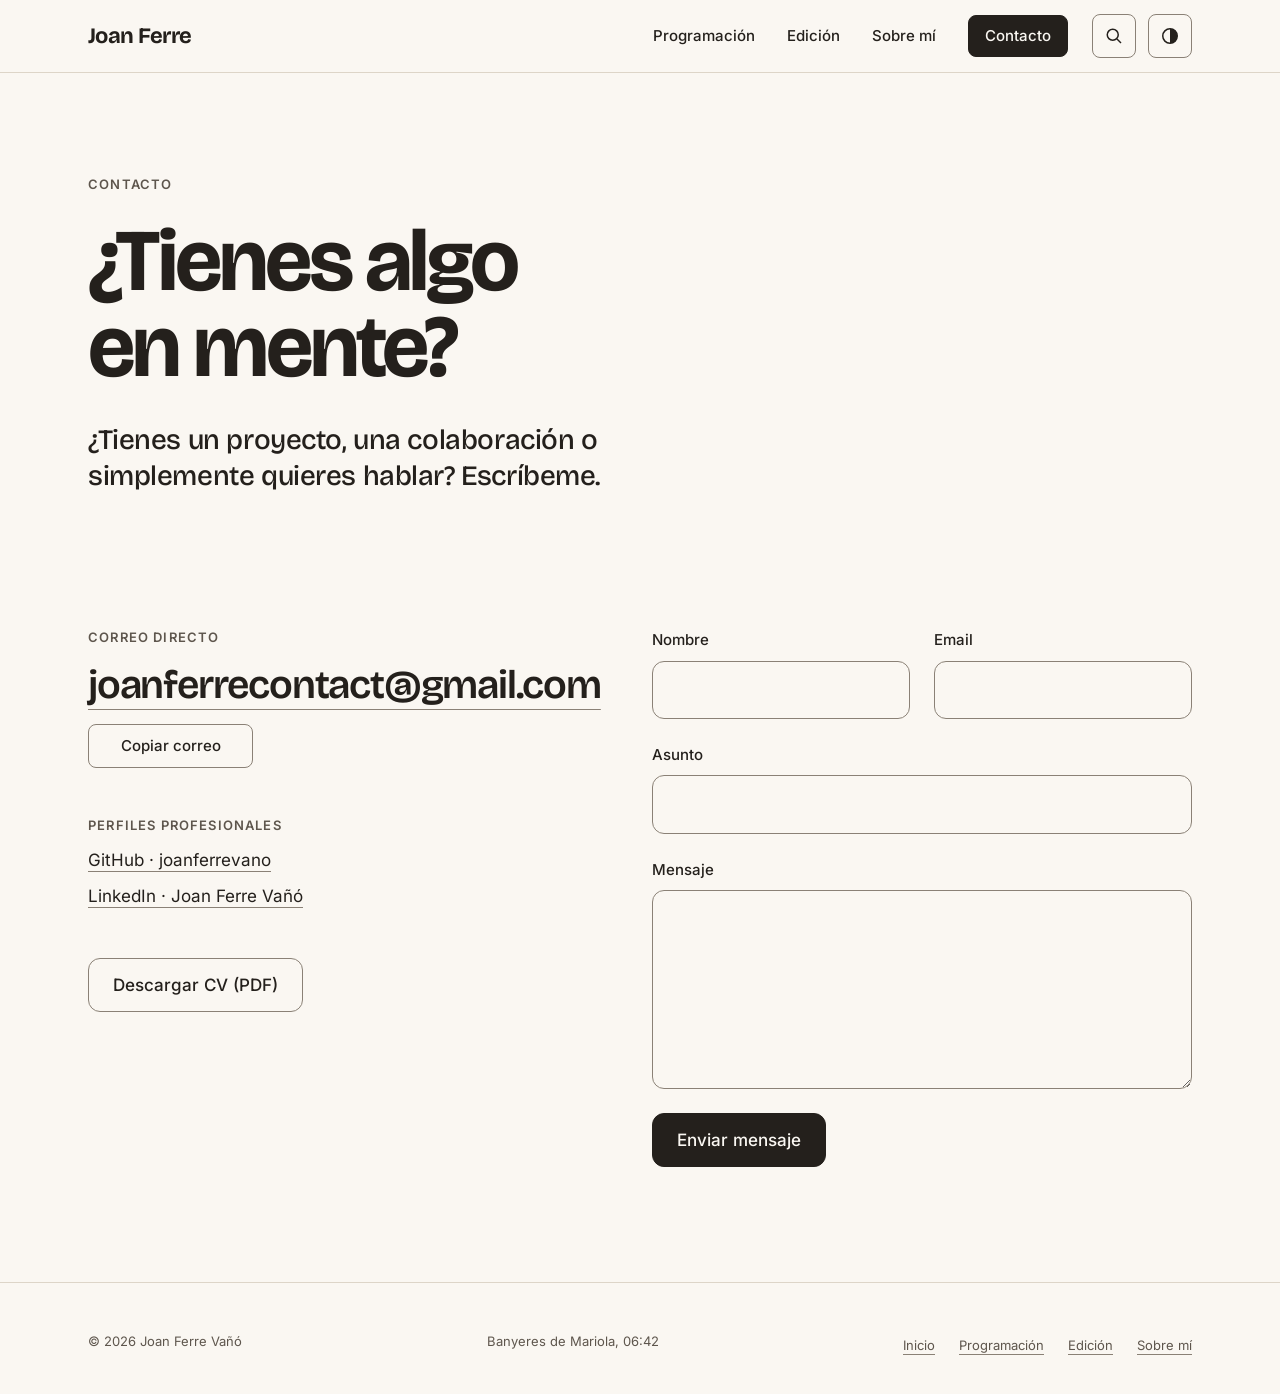
<file: contact.html>
<!DOCTYPE html>
<html lang="es">

<head>
  <meta charset="UTF-8" />
  <meta name="viewport" content="width=device-width, initial-scale=1" />
  <title>Contacto — Joan Ferre</title>
  <meta name="description" content="Escribe a Joan Ferre por correo, LinkedIn o formulario para hablar de programación o edición de vídeo." />
  <link rel="canonical" href="https://joanferrevano.github.io/joanferre/contact.html" />
  <meta property="og:type" content="website" />
  <meta property="og:locale" content="es_ES" />
  <meta property="og:site_name" content="Joan Ferre" />
  <meta property="og:title" content="Contacto — Joan Ferre" />
  <meta property="og:description" content="Escribe a Joan Ferre por correo, LinkedIn o formulario para hablar de programación o edición de vídeo." />
  <meta property="og:url" content="https://joanferrevano.github.io/joanferre/contact.html" />
  <meta property="og:image" content="https://joanferrevano.github.io/joanferre/images/og.png" />
  <meta property="og:image:width" content="1200" />
  <meta property="og:image:height" content="630" />
  <meta property="og:image:alt" content="Joan Ferre. Programador y editor de vídeo. Banyeres de Mariola, Alicante." />
  <meta name="twitter:card" content="summary_large_image" />
  <meta name="theme-color" content="#FAF7F2" />
  <link rel="icon" type="image/x-icon" href="images/favicon/favicon.ico" />
  <link rel="icon" type="image/png" sizes="32x32" href="images/favicon/favicon-32x32.png" />
  <link rel="icon" type="image/png" sizes="16x16" href="images/favicon/favicon-16x16.png" />
  <link rel="apple-touch-icon" href="images/favicon/apple-touch-icon.png" />
  <link rel="preload" href="fonts/bricolage-latin.woff2" as="font" type="font/woff2" crossorigin />
  <link rel="stylesheet" href="css/marfil.css" />
  <script>
    document.documentElement.classList.add('js');
    try { var t = localStorage.getItem('jfv_theme'); if (t === 'light' || t === 'dark') document.documentElement.setAttribute('data-theme', t); } catch (e) {}
    window.addEventListener('pagereveal', function (e) {
      if (!e.viewTransition) return;
      var d = document.documentElement;
      d.classList.add('vt-arrive');
      try {
        if (!sessionStorage.getItem('jfv_vt')) return;
        sessionStorage.removeItem('jfv_vt');
      } catch (err) { return; }
      d.classList.add('vt-title', 'vt-shared');
      var done = function () { d.classList.remove('vt-title'); };
      e.viewTransition.finished.then(done, done);
    });
    setTimeout(function () {
      if (!document.documentElement.getAttribute('data-ready')) document.documentElement.classList.add('reveal-fallback');
    }, 3000);
  </script>
</head>

<body>
  <a class="skip-link" href="#contenido">Saltar al contenido</a>

  <header class="site-header">
    <div class="wrap site-header__inner">
      <a class="wordmark" href="index.html" aria-label="Joan Ferre, inicio">Joan Ferre</a>
      <nav class="nav" aria-label="Principal">
        <a href="dev.html">Programación</a>
        <a href="video.html">Edición</a>
        <a href="about.html">Sobre mí</a>
        <a href="contact.html" class="nav__contact" aria-current="page">Contacto</a>
      </nav>
    </div>
  </header>

  <main id="contenido">

    <section class="page-head">
      <div class="wrap">
        <span class="eyebrow rise">Contacto</span>
        <h1 class="rise rise--2">¿Tienes algo en mente?</h1>
        <p class="lead rise rise--3">¿Tienes un proyecto, una colaboración o simplemente quieres hablar? Escríbeme.</p>
      </div>
    </section>

    <section class="section--tight">
      <div class="wrap">
        <div class="contact-grid">

          <div class="contact-grid__info">
            <div>
              <p class="eyebrow" style="margin-bottom: var(--s-3)">Correo directo</p>
              <a class="contact-mail link" href="mailto:joanferrecontact@gmail.com">joanferrecontact@gmail.com</a>
            </div>
            <div>
              <p class="eyebrow" style="margin-bottom: var(--s-3)">Perfiles profesionales</p>
              <ul class="link-list">
                <li><a class="link" href="https://github.com/joanferrevano" target="_blank" rel="noopener">GitHub · joanferrevano</a></li>
                <li><a class="link" href="https://www.linkedin.com/in/joan-ferre-vano" target="_blank" rel="noopener">LinkedIn · Joan Ferre Vañó</a></li>
              </ul>
            </div>
            <div>
              <a class="btn btn--outline" href="cv/joan-ferre-cv.pdf" download>Descargar CV (PDF)</a>
            </div>
          </div>

          <div class="contact-grid__form">
            <h2 class="sr-only">Formulario de contacto</h2>
            <form class="form" id="contact-form" novalidate>

              <!-- Honeypot: oculto para personas, lo rellenan los bots (conservado de la versión anterior) -->
              <div class="form__trap" aria-hidden="true">
                <label for="website">Página web (no rellenar)</label>
                <input type="text" id="website" name="website" tabindex="-1" autocomplete="off" value="" />
              </div>

              <div class="form__row">
                <div class="form__group">
                  <label for="nombre" class="form__label">Nombre</label>
                  <input type="text" id="nombre" name="nombre" class="form__input" required autocomplete="name" />
                </div>
                <div class="form__group">
                  <label for="email" class="form__label">Email</label>
                  <input type="email" id="email" name="email" class="form__input" required autocomplete="email" />
                </div>
              </div>
              <div class="form__group">
                <label for="asunto" class="form__label">Asunto</label>
                <input type="text" id="asunto" name="asunto" class="form__input" required />
              </div>
              <div class="form__group">
                <label for="mensaje" class="form__label">Mensaje</label>
                <textarea id="mensaje" name="mensaje" class="form__input form__textarea" rows="6" required></textarea>
              </div>
              <div>
                <button type="submit" class="btn" id="form-submit-btn">Enviar mensaje</button>
              </div>
              <p class="form__aviso" id="form-aviso" role="status" aria-live="polite"></p>
              <noscript><p class="muted">El formulario necesita JavaScript. Puedes escribirme directamente a <a class="link" href="mailto:joanferrecontact@gmail.com">joanferrecontact@gmail.com</a>.</p></noscript>
            </form>
          </div>

        </div>
      </div>
    </section>

  </main>

  <footer class="site-footer" style="padding-top: var(--s-7)">
    <div class="wrap">
      <div class="site-footer__bottom" style="margin-top: 0; border-top: 0; padding-top: 0">
        <span>© <span data-year>2026</span> Joan Ferre Vañó</span>
        <nav aria-label="Pie">
          <a class="link" href="index.html">Inicio</a>
          <a class="link" href="dev.html">Programación</a>
          <a class="link" href="video.html">Edición</a>
          <a class="link" href="about.html">Sobre mí</a>
        </nav>
      </div>
    </div>
  </footer>

  <script src="js/marfil.js"></script>
  <script data-goatcounter="https://joanferre.goatcounter.com/count" async src="https://gc.zgo.at/count.js"></script>
</body>

</html>
</file>
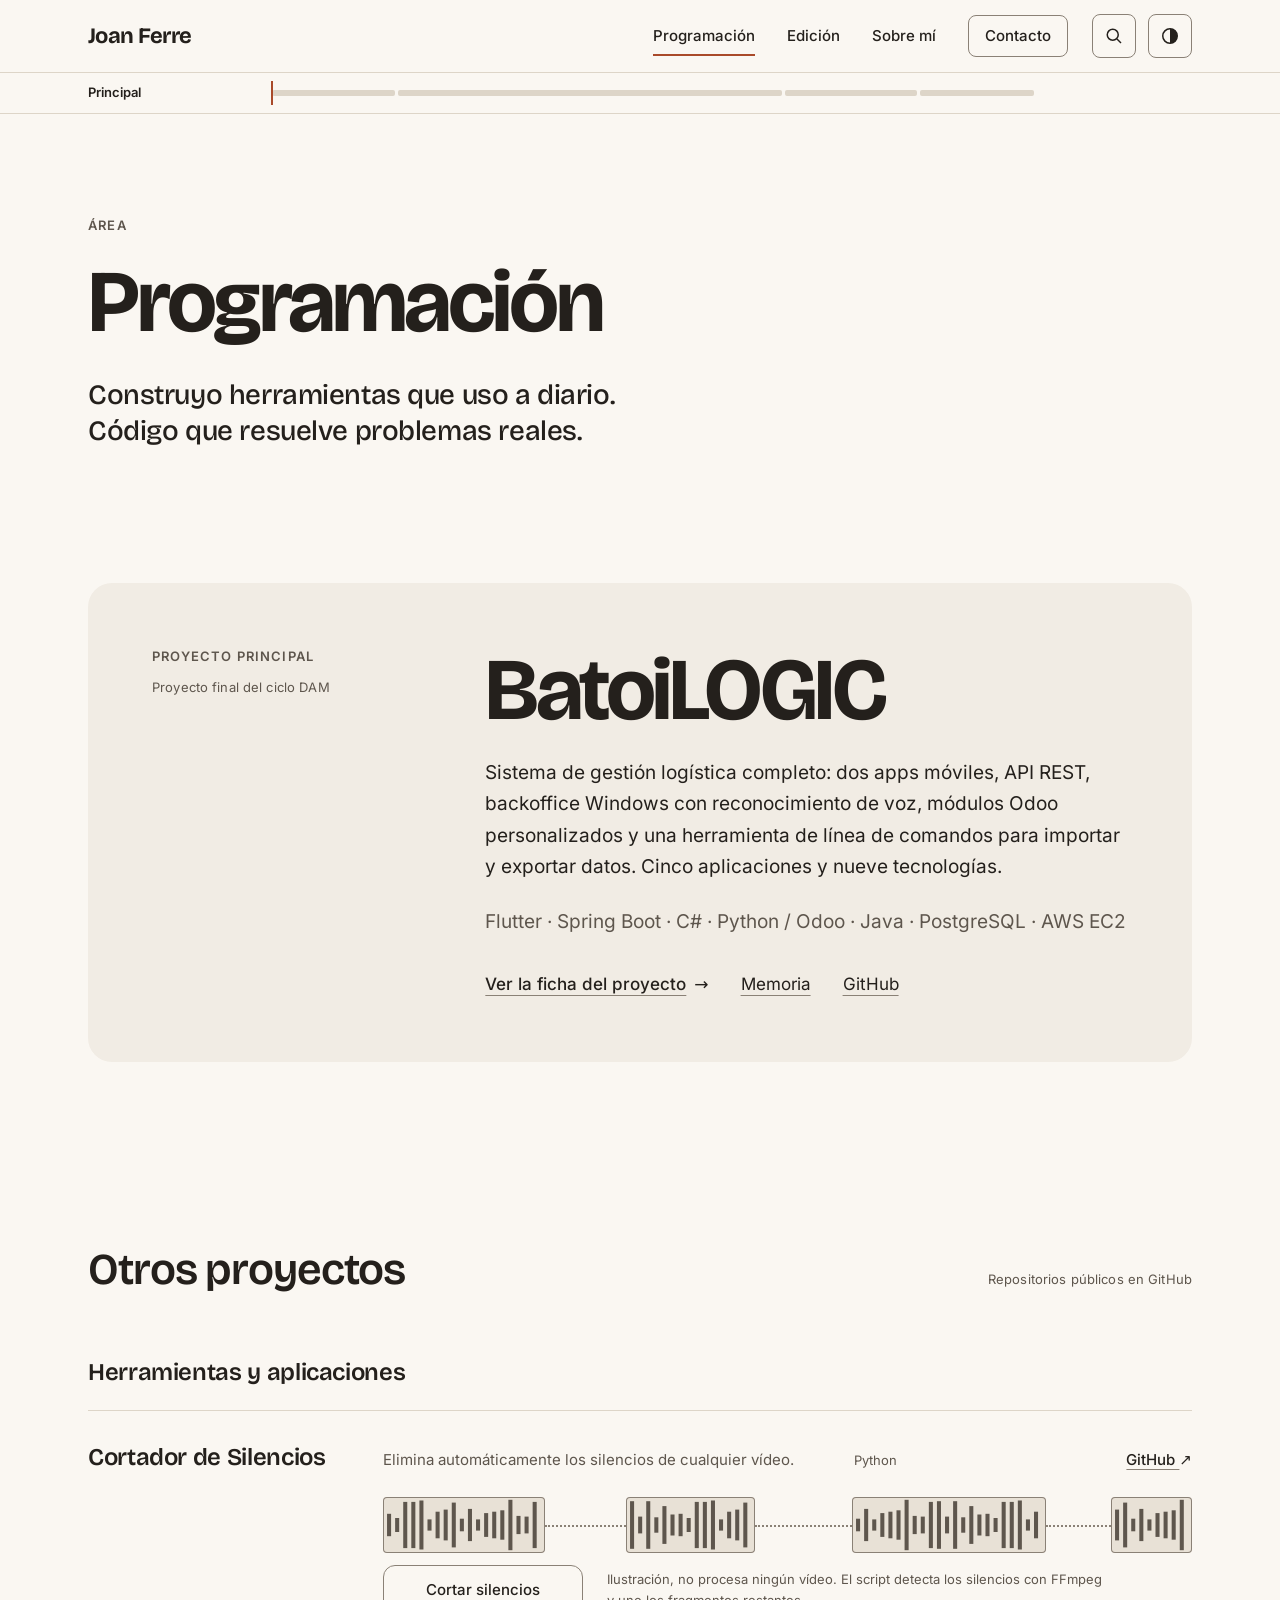
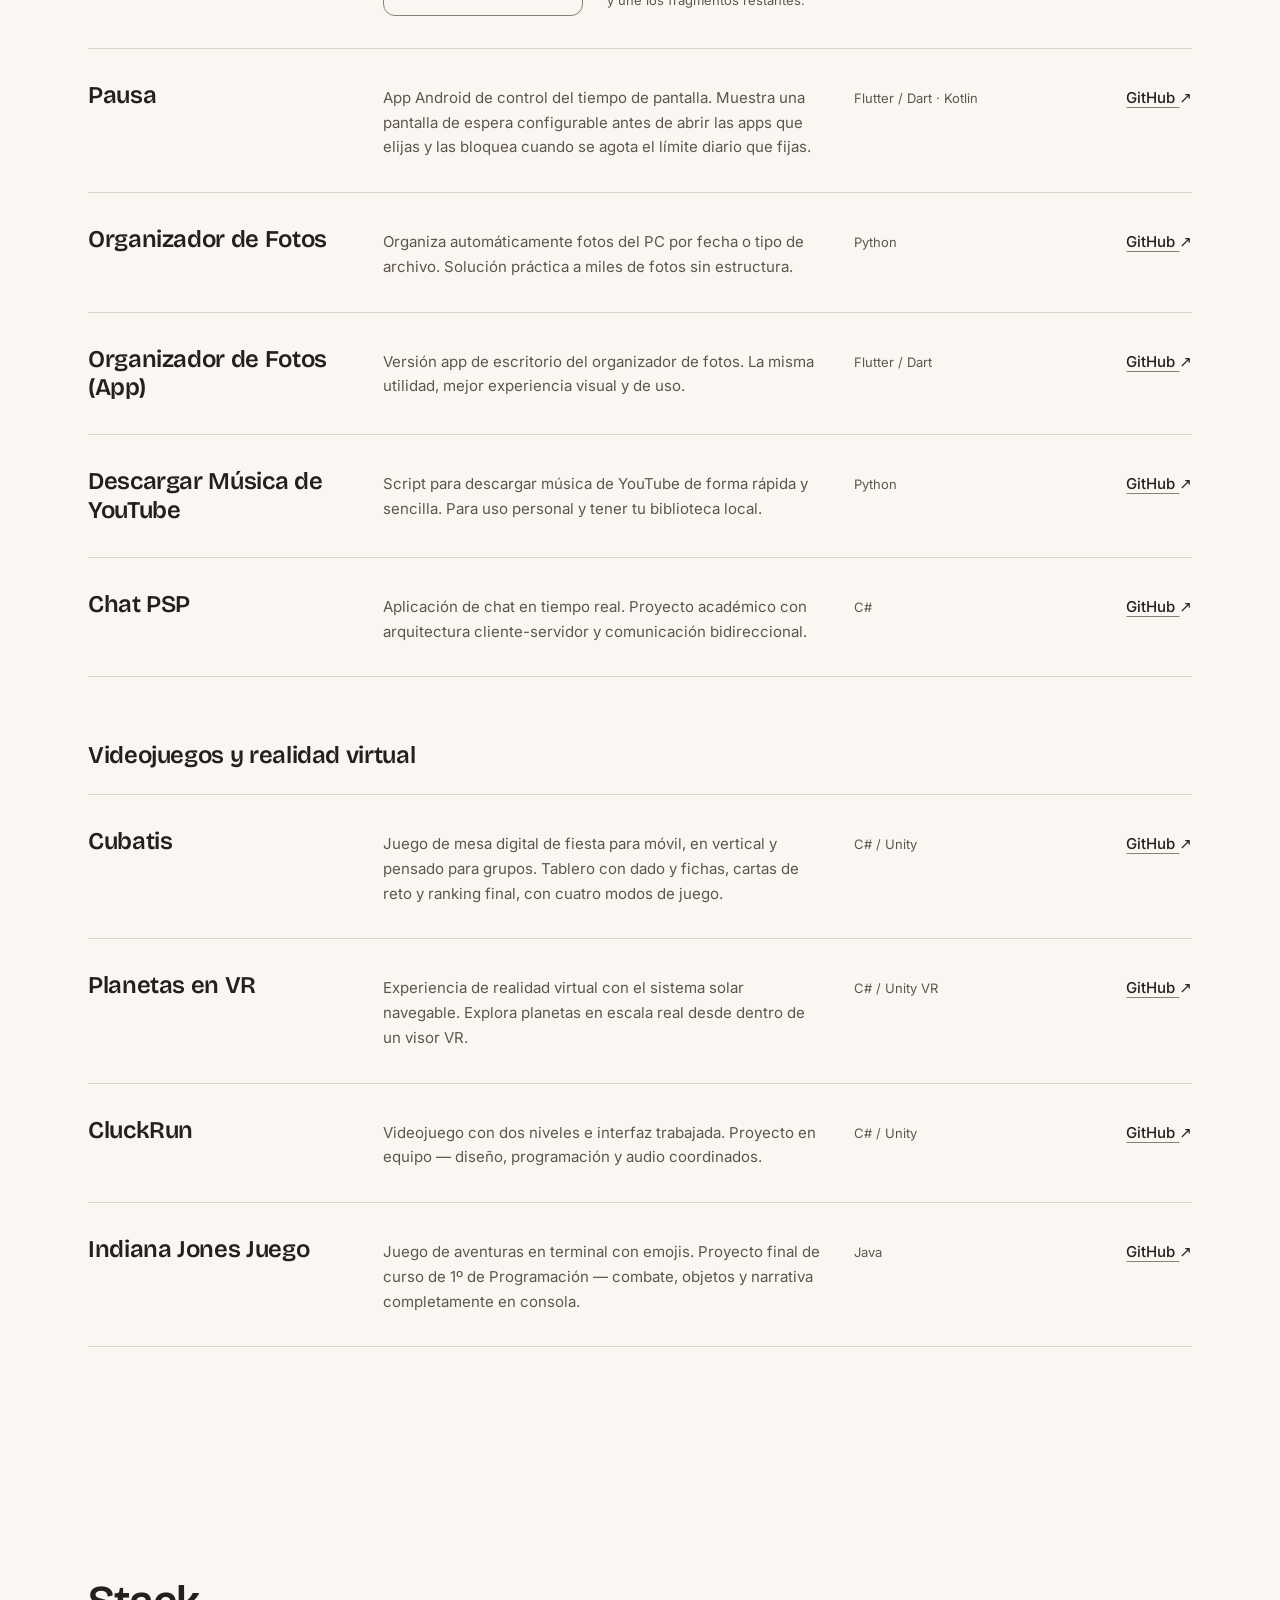
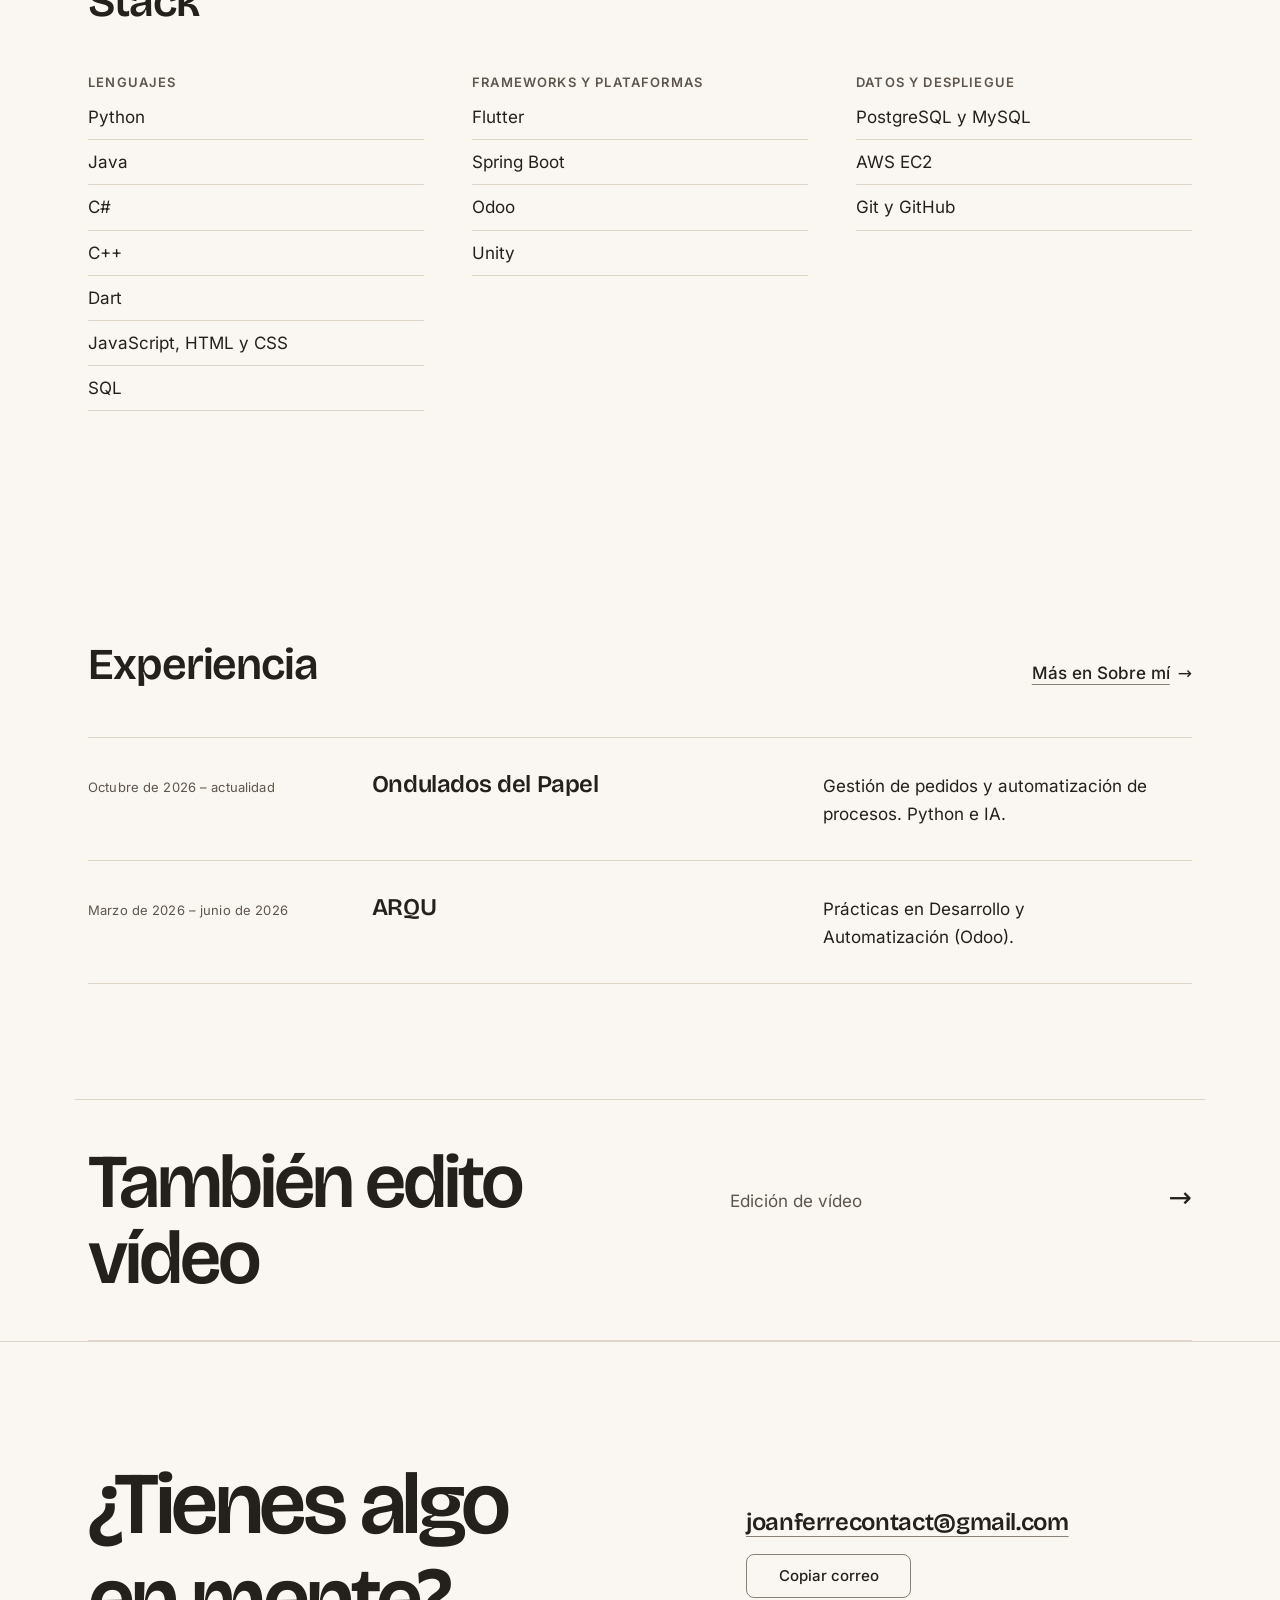
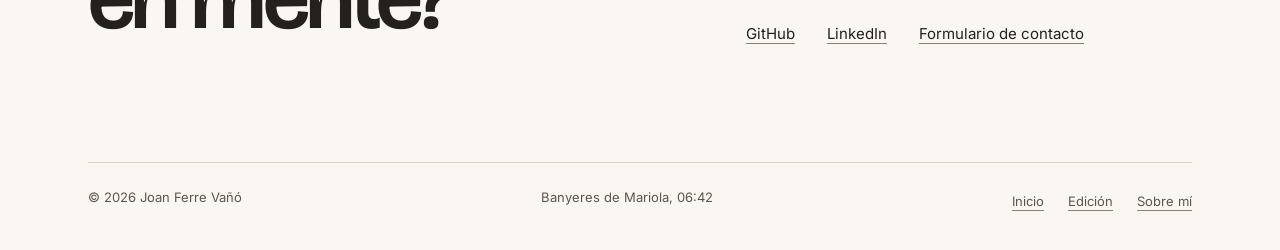
<file: dev.html>
<!DOCTYPE html>
<html lang="es">

<head>
  <meta charset="UTF-8" />
  <meta name="viewport" content="width=device-width, initial-scale=1" />
  <title>Programación — Joan Ferre</title>
  <meta name="description" content="Proyectos de programación de Joan Ferre: BatoiLOGIC, apps móviles, herramientas de escritorio y scripts con Flutter, Java, C# y Python." />
  <link rel="canonical" href="https://joanferrevano.github.io/joanferre/dev.html" />
  <meta property="og:type" content="website" />
  <meta property="og:locale" content="es_ES" />
  <meta property="og:site_name" content="Joan Ferre" />
  <meta property="og:title" content="Programación — Joan Ferre" />
  <meta property="og:description" content="Proyectos de programación de Joan Ferre: BatoiLOGIC, apps móviles, herramientas de escritorio y scripts con Flutter, Java, C# y Python." />
  <meta property="og:url" content="https://joanferrevano.github.io/joanferre/dev.html" />
  <meta property="og:image" content="https://joanferrevano.github.io/joanferre/images/og.png" />
  <meta property="og:image:width" content="1200" />
  <meta property="og:image:height" content="630" />
  <meta property="og:image:alt" content="Joan Ferre. Programador y editor de vídeo. Banyeres de Mariola, Alicante." />
  <meta name="twitter:card" content="summary_large_image" />
  <meta name="theme-color" content="#FAF7F2" />
  <link rel="icon" type="image/x-icon" href="images/favicon/favicon.ico" />
  <link rel="icon" type="image/png" sizes="32x32" href="images/favicon/favicon-32x32.png" />
  <link rel="icon" type="image/png" sizes="16x16" href="images/favicon/favicon-16x16.png" />
  <link rel="apple-touch-icon" href="images/favicon/apple-touch-icon.png" />
  <link rel="preload" href="fonts/bricolage-latin.woff2" as="font" type="font/woff2" crossorigin />
  <link rel="stylesheet" href="css/marfil.css" />
  <script>
    document.documentElement.classList.add('js');
    try { var t = localStorage.getItem('jfv_theme'); if (t === 'light' || t === 'dark') document.documentElement.setAttribute('data-theme', t); } catch (e) {}
    window.addEventListener('pagereveal', function (e) {
      if (!e.viewTransition) return;
      var d = document.documentElement;
      d.classList.add('vt-arrive');
      try {
        if (!sessionStorage.getItem('jfv_vt')) return;
        sessionStorage.removeItem('jfv_vt');
      } catch (err) { return; }
      d.classList.add('vt-title', 'vt-shared');
      var done = function () { d.classList.remove('vt-title'); };
      e.viewTransition.finished.then(done, done);
    });
    setTimeout(function () {
      if (!document.documentElement.getAttribute('data-ready')) document.documentElement.classList.add('reveal-fallback');
    }, 3000);
  </script>
</head>

<body>
  <a class="skip-link" href="#contenido">Saltar al contenido</a>

  <header class="site-header">
    <div class="wrap site-header__inner">
      <a class="wordmark" href="index.html" aria-label="Joan Ferre, inicio">Joan Ferre</a>
      <nav class="nav" aria-label="Principal">
        <a href="dev.html" aria-current="page">Programación</a>
        <a href="video.html">Edición</a>
        <a href="about.html">Sobre mí</a>
        <a href="contact.html" class="nav__contact">Contacto</a>
      </nav>
    </div>
  </header>

  <main id="contenido">

    <!-- ── PRESENTACIÓN DEL ÁREA ────────────────────────────── -->
    <section class="page-head">
      <div class="wrap">
        <span class="eyebrow rise">Área</span>
        <h1 class="rise rise--2">Programación</h1>
        <p class="lead rise rise--3">Construyo herramientas que uso a diario. Código que resuelve problemas reales.</p>
      </div>
    </section>

    <!-- ── PROYECTO PRINCIPAL ───────────────────────────────── -->
    <section id="sec-principal" data-clip="Principal" class="section--tight" aria-labelledby="principal">
      <div class="wrap">
        <article class="feature reveal">
          <div class="feature__side">
            <span class="eyebrow" id="principal">Proyecto principal</span>
            <span class="meta">Proyecto final del ciclo DAM</span>
          </div>
          <div class="feature__main">
            <h2 data-vt-title="batoilogic.html">BatoiLOGIC</h2>
            <p>Sistema de gestión logística completo: dos apps móviles, API REST, backoffice Windows con reconocimiento de voz, módulos Odoo personalizados y una herramienta de línea de comandos para importar y exportar datos. Cinco aplicaciones y nueve tecnologías.</p>
            <p class="feature__stack">Flutter · Spring Boot · C# · Python / Odoo · Java · PostgreSQL · AWS EC2</p>
            <div class="feature__actions">
              <a class="link-arrow" href="batoilogic.html"><span>Ver la ficha del proyecto</span><span class="arrow" aria-hidden="true">→</span></a>
              <a class="link" href="https://proj-ferrevanojoan.gitbook.io/memoria-proyecto" target="_blank" rel="noopener">Memoria</a>
              <a class="link" href="https://github.com/PROJ-FerreVanoJoan" target="_blank" rel="noopener">GitHub</a>
            </div>
          </div>
        </article>
      </div>
    </section>

    <!-- ── OTROS PROYECTOS ──────────────────────────────────── -->
    <section id="sec-otros" data-clip="Otros proyectos" class="section" aria-labelledby="otros">
      <div class="wrap">
        <div class="section-head">
          <h2 id="otros">Otros proyectos</h2>
          <span class="meta">Repositorios públicos en GitHub</span>
        </div>

        <div class="group">
          <h3>Herramientas y aplicaciones</h3>
          <ul class="rows stagger">
            <li class="row" data-demo="silencios">
              <h4 class="row__name">Cortador de Silencios</h4>
              <p class="row__desc">Elimina automáticamente los silencios de cualquier vídeo.</p>
              <span class="row__tech">Python</span>
              <a class="row__link link" href="https://github.com/joanferrevano/Cortador-de-Silencios" target="_blank" rel="noopener" aria-label="Cortador de Silencios en GitHub">GitHub <span class="row__arrow" aria-hidden="true">↗</span></a>
            </li>
            <li class="row">
              <h4 class="row__name">Pausa</h4>
              <p class="row__desc">App Android de control del tiempo de pantalla. Muestra una pantalla de espera configurable antes de abrir las apps que elijas y las bloquea cuando se agota el límite diario que fijas.</p>
              <span class="row__tech">Flutter / Dart · Kotlin</span>
              <a class="row__link link" href="https://github.com/joanferrevano/pausa-app" target="_blank" rel="noopener" aria-label="Pausa en GitHub">GitHub <span class="row__arrow" aria-hidden="true">↗</span></a>
            </li>
            <li class="row">
              <h4 class="row__name">Organizador de Fotos</h4>
              <p class="row__desc">Organiza automáticamente fotos del PC por fecha o tipo de archivo. Solución práctica a miles de fotos sin estructura.</p>
              <span class="row__tech">Python</span>
              <a class="row__link link" href="https://github.com/joanferrevano/Organizador-de-Fotos" target="_blank" rel="noopener" aria-label="Organizador de Fotos en GitHub">GitHub <span class="row__arrow" aria-hidden="true">↗</span></a>
            </li>
            <li class="row">
              <h4 class="row__name">Organizador de Fotos (App)</h4>
              <p class="row__desc">Versión app de escritorio del organizador de fotos. La misma utilidad, mejor experiencia visual y de uso.</p>
              <span class="row__tech">Flutter / Dart</span>
              <a class="row__link link" href="https://github.com/joanferrevano/Organizador_Fotos_PC" target="_blank" rel="noopener" aria-label="Organizador de Fotos (App) en GitHub">GitHub <span class="row__arrow" aria-hidden="true">↗</span></a>
            </li>
            <li class="row">
              <h4 class="row__name">Descargar Música de YouTube</h4>
              <p class="row__desc">Script para descargar música de YouTube de forma rápida y sencilla. Para uso personal y tener tu biblioteca local.</p>
              <span class="row__tech">Python</span>
              <a class="row__link link" href="https://github.com/joanferrevano/Descargar-musica-de-YT" target="_blank" rel="noopener" aria-label="Descargar Música de YouTube en GitHub">GitHub <span class="row__arrow" aria-hidden="true">↗</span></a>
            </li>
            <li class="row">
              <h4 class="row__name">Chat PSP</h4>
              <p class="row__desc">Aplicación de chat en tiempo real. Proyecto académico con arquitectura cliente-servidor y comunicación bidireccional.</p>
              <span class="row__tech">C#</span>
              <a class="row__link link" href="https://github.com/joanferrevano/Chat-PSP" target="_blank" rel="noopener" aria-label="Chat PSP en GitHub">GitHub <span class="row__arrow" aria-hidden="true">↗</span></a>
            </li>
          </ul>
        </div>

        <div class="group">
          <h3>Videojuegos y realidad virtual</h3>
          <ul class="rows stagger">
            <li class="row">
              <h4 class="row__name">Cubatis</h4>
              <p class="row__desc">Juego de mesa digital de fiesta para móvil, en vertical y pensado para grupos. Tablero con dado y fichas, cartas de reto y ranking final, con cuatro modos de juego.</p>
              <span class="row__tech">C# / Unity</span>
              <a class="row__link link" href="https://github.com/joanferrevano/Cubatis" target="_blank" rel="noopener" aria-label="Cubatis en GitHub">GitHub <span class="row__arrow" aria-hidden="true">↗</span></a>
            </li>
            <li class="row">
              <h4 class="row__name">Planetas en VR</h4>
              <p class="row__desc">Experiencia de realidad virtual con el sistema solar navegable. Explora planetas en escala real desde dentro de un visor VR.</p>
              <span class="row__tech">C# / Unity VR</span>
              <a class="row__link link" href="https://github.com/joanferrevano/Planetas-en-VR" target="_blank" rel="noopener" aria-label="Planetas en VR en GitHub">GitHub <span class="row__arrow" aria-hidden="true">↗</span></a>
            </li>
            <li class="row">
              <h4 class="row__name">CluckRun</h4>
              <p class="row__desc">Videojuego con dos niveles e interfaz trabajada. Proyecto en equipo — diseño, programación y audio coordinados.</p>
              <span class="row__tech">C# / Unity</span>
              <a class="row__link link" href="https://github.com/ProyectoJuegoGranja/CluckRun" target="_blank" rel="noopener" aria-label="CluckRun en GitHub">GitHub <span class="row__arrow" aria-hidden="true">↗</span></a>
            </li>
            <li class="row">
              <h4 class="row__name">Indiana Jones Juego</h4>
              <p class="row__desc">Juego de aventuras en terminal con emojis. Proyecto final de curso de 1º de Programación — combate, objetos y narrativa completamente en consola.</p>
              <span class="row__tech">Java</span>
              <a class="row__link link" href="https://github.com/joanferrevano/Indiana-Jones-Juego" target="_blank" rel="noopener" aria-label="Indiana Jones Juego en GitHub">GitHub <span class="row__arrow" aria-hidden="true">↗</span></a>
            </li>
          </ul>
        </div>
      </div>
    </section>

    <!-- ── STACK ────────────────────────────────────────────── -->
    <section id="sec-stack" data-clip="Stack" class="section" aria-labelledby="stack">
      <div class="wrap">
        <div class="section-head">
          <h2 id="stack">Stack</h2>
        </div>
        <dl class="stack stagger">
          <div>
            <dt class="eyebrow">Lenguajes</dt>
            <dd><ul>
              <li>Python</li><li>Java</li><li>C#</li><li>C++</li><li>Dart</li><li>JavaScript, HTML y CSS</li><li>SQL</li>
            </ul></dd>
          </div>
          <div>
            <dt class="eyebrow">Frameworks y plataformas</dt>
            <dd><ul>
              <li>Flutter</li><li>Spring Boot</li><li>Odoo</li><li>Unity</li>
            </ul></dd>
          </div>
          <div>
            <dt class="eyebrow">Datos y despliegue</dt>
            <dd><ul>
              <li>PostgreSQL y MySQL</li><li>AWS EC2</li><li>Git y GitHub</li>
            </ul></dd>
          </div>
        </dl>
      </div>
    </section>

    <!-- ── EXPERIENCIA (resumen; el desarrollo está en Sobre mí) ─ -->
    <section id="sec-experiencia" data-clip="Experiencia" class="section" aria-labelledby="experiencia">
      <div class="wrap">
        <div class="section-head">
          <h2 id="experiencia">Experiencia</h2>
          <a class="link-arrow" href="about.html"><span>Más en Sobre mí</span><span class="arrow" aria-hidden="true">→</span></a>
        </div>
        <ul class="rows stagger">
          <li class="row row--3">
            <span class="meta">Octubre de 2026 – actualidad</span>
            <h3 class="row__name">Ondulados del Papel</h3>
            <p class="row__desc">Gestión de pedidos y automatización de procesos. Python e IA.</p>
          </li>
          <li class="row row--3">
            <span class="meta">Marzo de 2026 – junio de 2026</span>
            <h3 class="row__name">ARQU</h3>
            <p class="row__desc">Prácticas en Desarrollo y Automatización (Odoo).</p>
          </li>
        </ul>
      </div>
    </section>

    <!-- ── PUENTE A EDICIÓN ─────────────────────────────────── -->
    <section aria-label="Otra área">
      <div class="wrap">
        <div class="areas">
          <a class="area" href="video.html">
            <span class="area__name">También edito vídeo</span>
            <span class="area__desc">Edición de vídeo</span>
            <span class="area__arrow" aria-hidden="true">→</span>
          </a>
        </div>
      </div>
    </section>

  </main>

  <footer class="site-footer">
    <div class="wrap">
      <div class="site-footer__top">
        <h2 class="site-footer__title">¿Tienes algo en mente?</h2>
        <div class="site-footer__contact">
          <a class="site-footer__mail" href="mailto:joanferrecontact@gmail.com">joanferrecontact@gmail.com</a>
          <ul class="site-footer__links">
            <li><a class="link" href="https://github.com/joanferrevano" target="_blank" rel="noopener">GitHub</a></li>
            <li><a class="link" href="https://www.linkedin.com/in/joan-ferre-vano" target="_blank" rel="noopener">LinkedIn</a></li>
            <li><a class="link" href="contact.html">Formulario de contacto</a></li>
          </ul>
        </div>
      </div>
      <div class="site-footer__bottom">
        <span>© <span data-year>2026</span> Joan Ferre Vañó</span>
        <nav aria-label="Pie">
          <a class="link" href="index.html">Inicio</a>
          <a class="link" href="video.html">Edición</a>
          <a class="link" href="about.html">Sobre mí</a>
        </nav>
      </div>
    </div>
  </footer>

  <script src="js/marfil.js"></script>
  <script data-goatcounter="https://joanferre.goatcounter.com/count" async src="https://gc.zgo.at/count.js"></script>
</body>

</html>
</file>
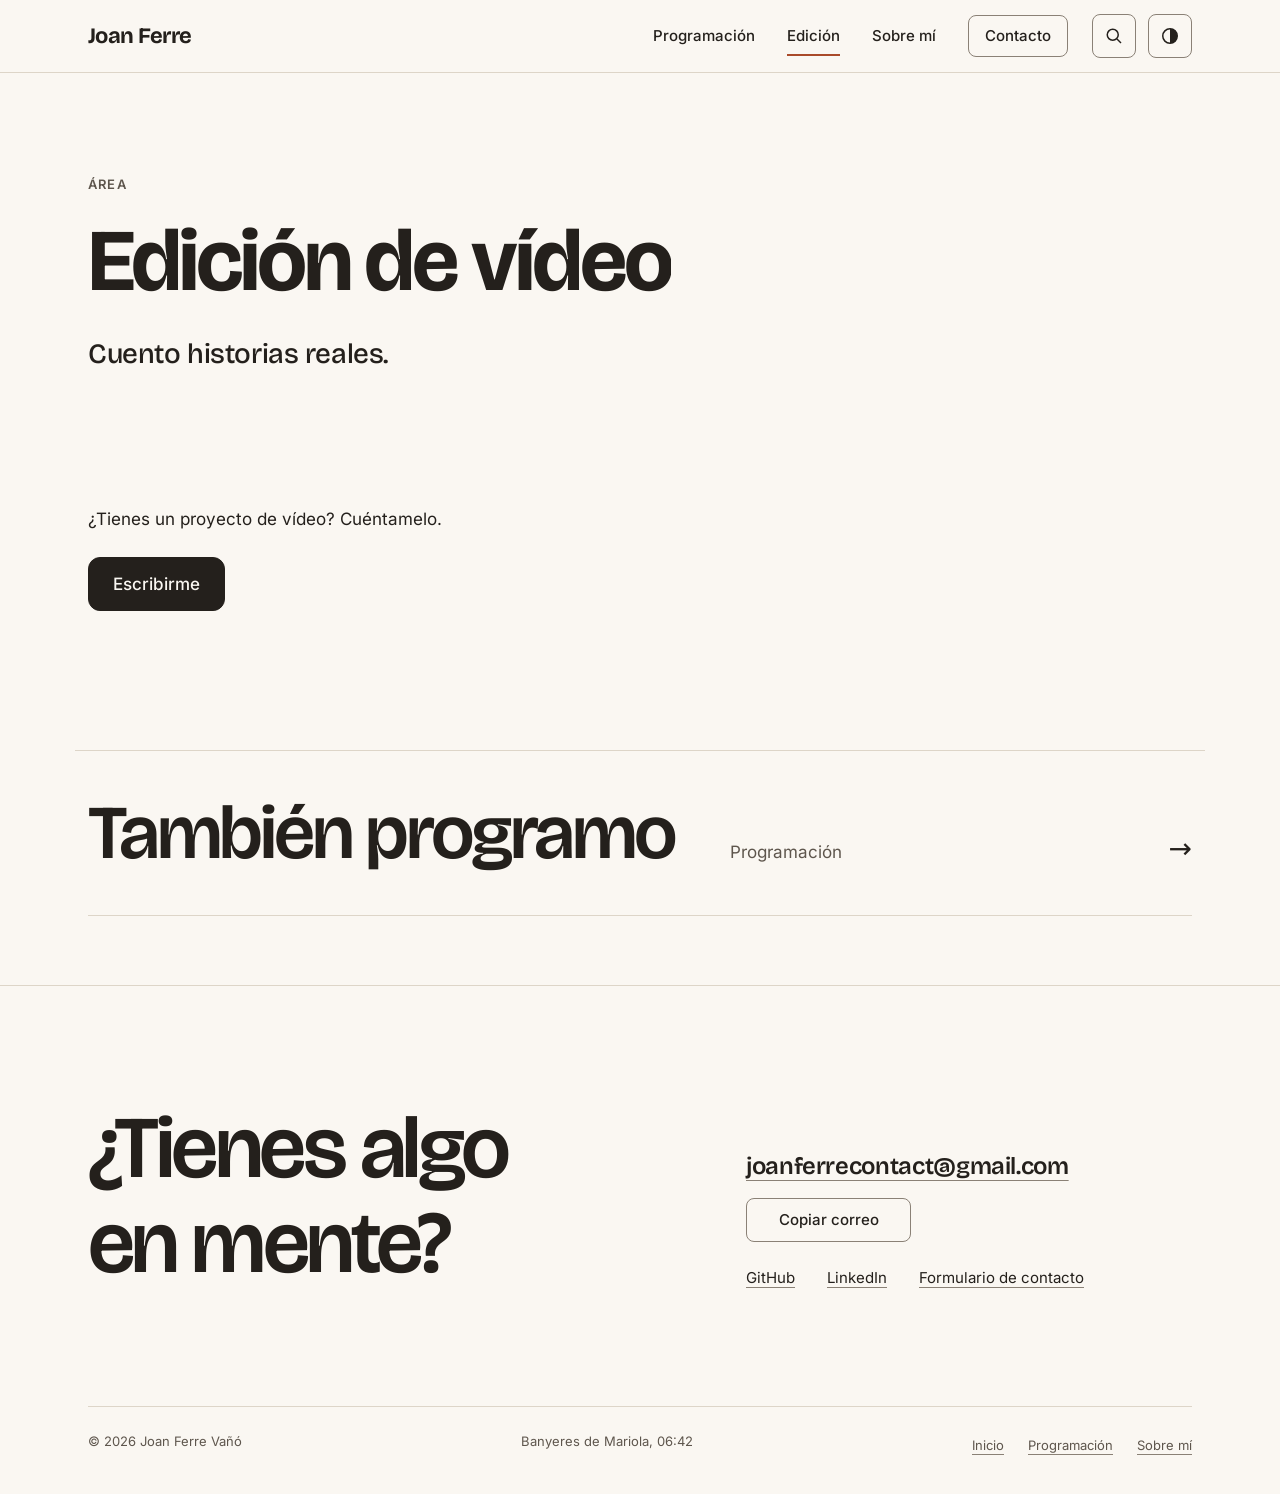
<file: video.html>
<!DOCTYPE html>
<html lang="es">

<head>
  <meta charset="UTF-8" />
  <meta name="viewport" content="width=device-width, initial-scale=1" />
  <title>Edición de vídeo — Joan Ferre</title>
  <meta name="description" content="Joan Ferre, editor de vídeo de Banyeres de Mariola (Alicante). Si tienes un proyecto de vídeo, escríbeme." />
  <link rel="canonical" href="https://joanferrevano.github.io/joanferre/video.html" />
  <meta property="og:type" content="website" />
  <meta property="og:locale" content="es_ES" />
  <meta property="og:site_name" content="Joan Ferre" />
  <meta property="og:title" content="Edición de vídeo — Joan Ferre" />
  <meta property="og:description" content="Joan Ferre, editor de vídeo de Banyeres de Mariola (Alicante). Si tienes un proyecto de vídeo, escríbeme." />
  <meta property="og:url" content="https://joanferrevano.github.io/joanferre/video.html" />
  <meta property="og:image" content="https://joanferrevano.github.io/joanferre/images/og.png" />
  <meta property="og:image:width" content="1200" />
  <meta property="og:image:height" content="630" />
  <meta property="og:image:alt" content="Joan Ferre. Programador y editor de vídeo. Banyeres de Mariola, Alicante." />
  <meta name="twitter:card" content="summary_large_image" />
  <meta name="theme-color" content="#FAF7F2" />
  <link rel="icon" type="image/x-icon" href="images/favicon/favicon.ico" />
  <link rel="icon" type="image/png" sizes="32x32" href="images/favicon/favicon-32x32.png" />
  <link rel="icon" type="image/png" sizes="16x16" href="images/favicon/favicon-16x16.png" />
  <link rel="apple-touch-icon" href="images/favicon/apple-touch-icon.png" />
  <link rel="preload" href="fonts/bricolage-latin.woff2" as="font" type="font/woff2" crossorigin />
  <link rel="stylesheet" href="css/marfil.css" />
  <script>
    document.documentElement.classList.add('js');
    try { var t = localStorage.getItem('jfv_theme'); if (t === 'light' || t === 'dark') document.documentElement.setAttribute('data-theme', t); } catch (e) {}
    window.addEventListener('pagereveal', function (e) {
      if (!e.viewTransition) return;
      var d = document.documentElement;
      d.classList.add('vt-arrive');
      try {
        if (!sessionStorage.getItem('jfv_vt')) return;
        sessionStorage.removeItem('jfv_vt');
      } catch (err) { return; }
      d.classList.add('vt-title', 'vt-shared');
      var done = function () { d.classList.remove('vt-title'); };
      e.viewTransition.finished.then(done, done);
    });
    setTimeout(function () {
      if (!document.documentElement.getAttribute('data-ready')) document.documentElement.classList.add('reveal-fallback');
    }, 3000);
  </script>
</head>

<body>
  <a class="skip-link" href="#contenido">Saltar al contenido</a>

  <header class="site-header">
    <div class="wrap site-header__inner">
      <a class="wordmark" href="index.html" aria-label="Joan Ferre, inicio">Joan Ferre</a>
      <nav class="nav" aria-label="Principal">
        <a href="dev.html">Programación</a>
        <a href="video.html" aria-current="page">Edición</a>
        <a href="about.html">Sobre mí</a>
        <a href="contact.html" class="nav__contact">Contacto</a>
      </nav>
    </div>
  </header>

  <main id="contenido">

    <!-- ── PRESENTACIÓN DEL ÁREA ────────────────────────────── -->
    <section class="page-head">
      <div class="wrap">
        <span class="eyebrow rise">Área</span>
        <h1 class="wipe"><span class="wipe__clip"><span class="wipe__text">Edición de vídeo</span></span></h1>
        <p class="lead rise rise--3">Cuento historias reales.</p>
      </div>
    </section>

    <!-- ── PIEZAS ───────────────────────────────────────────────
         ESTRUCTURA LISTA, SIN PIEZAS PUBLICADAS TODAVÍA.
         Los edits de Alemania existen (publicados en TikTok) pero faltan
         sus enlaces y datos. No se publican tarjetas vacías: cuando haya
         material real, pegar aquí un <section> con el contenido de abajo.
         El componente está probado visualmente en preview-dev/ (carpeta
         local, ignorada por git).

    <section class="section--tight" aria-label="Piezas">
      <div class="wrap">
        <div class="pieces">

          <!- - Pieza HORIZONTAL (16:9). Para otra proporción: style="--ratio: 4 / 5" en .piece__stage - ->
          <article class="piece piece--h reveal">
            <div class="piece__stage">
              <a class="video-facade" href="https://www.youtube.com/watch?v=ID_DE_YOUTUBE"
                 data-video-id="ID_DE_YOUTUBE" data-title="TÍTULO DE LA PIEZA">
                <img src="images/video/POSTER.jpg" alt="" loading="lazy" />   <!- - opcional, fotograma elegido por Joan - ->
                <span class="video-facade__play" aria-hidden="true">
                  <svg width="26" height="26" viewBox="0 0 24 24" fill="currentColor"><path d="M8 5v14l11-7z" /></svg>
                </span>
                <span class="sr-only">Reproducir vídeo: TÍTULO DE LA PIEZA</span>
              </a>
            </div>
            <div class="piece__body">
              <div class="piece__head">
                <h2 class="piece__title">TÍTULO DE LA PIEZA</h2>
                <p class="muted">Breve contexto.</p>
              </div>
              <dl class="piece__facts">
                <div><dt class="eyebrow">Mi trabajo</dt><dd>Qué hice yo.</dd></div>
                <div><dt class="eyebrow">Herramientas</dt><dd>Solo las confirmadas.</dd></div>   <!- - omitir si no hay datos - ->
              </dl>
            </div>
          </article>

          <!- - Pieza VERTICAL (9:16): usar class="piece piece--v"; el escenario se hace estrecho y el texto va al lado - ->

        </div>
      </div>
    </section>
    -->

    <section class="section--tight" aria-label="Contacto para proyectos de vídeo">
      <div class="wrap">
        <p class="reveal">¿Tienes un proyecto de vídeo? Cuéntamelo.</p>
        <p class="reveal" style="margin-top: var(--s-5)"><a class="btn" href="contact.html">Escribirme</a></p>
      </div>
    </section>

    <!-- ── PUENTE A PROGRAMACIÓN ────────────────────────────── -->
    <section class="section--tight" aria-label="Otra área">
      <div class="wrap">
        <div class="areas">
          <a class="area" href="dev.html">
            <span class="area__name">También programo</span>
            <span class="area__desc">Programación</span>
            <span class="area__arrow" aria-hidden="true">→</span>
          </a>
        </div>
      </div>
    </section>

  </main>

  <footer class="site-footer">
    <div class="wrap">
      <div class="site-footer__top">
        <h2 class="site-footer__title">¿Tienes algo en mente?</h2>
        <div class="site-footer__contact">
          <a class="site-footer__mail" href="mailto:joanferrecontact@gmail.com">joanferrecontact@gmail.com</a>
          <ul class="site-footer__links">
            <li><a class="link" href="https://github.com/joanferrevano" target="_blank" rel="noopener">GitHub</a></li>
            <li><a class="link" href="https://www.linkedin.com/in/joan-ferre-vano" target="_blank" rel="noopener">LinkedIn</a></li>
            <li><a class="link" href="contact.html">Formulario de contacto</a></li>
          </ul>
        </div>
      </div>
      <div class="site-footer__bottom">
        <span>© <span data-year>2026</span> Joan Ferre Vañó</span>
        <nav aria-label="Pie">
          <a class="link" href="index.html">Inicio</a>
          <a class="link" href="dev.html">Programación</a>
          <a class="link" href="about.html">Sobre mí</a>
        </nav>
      </div>
    </div>
  </footer>

  <script src="js/marfil.js"></script>
  <script data-goatcounter="https://joanferre.goatcounter.com/count" async src="https://gc.zgo.at/count.js"></script>
</body>

</html>
</file>
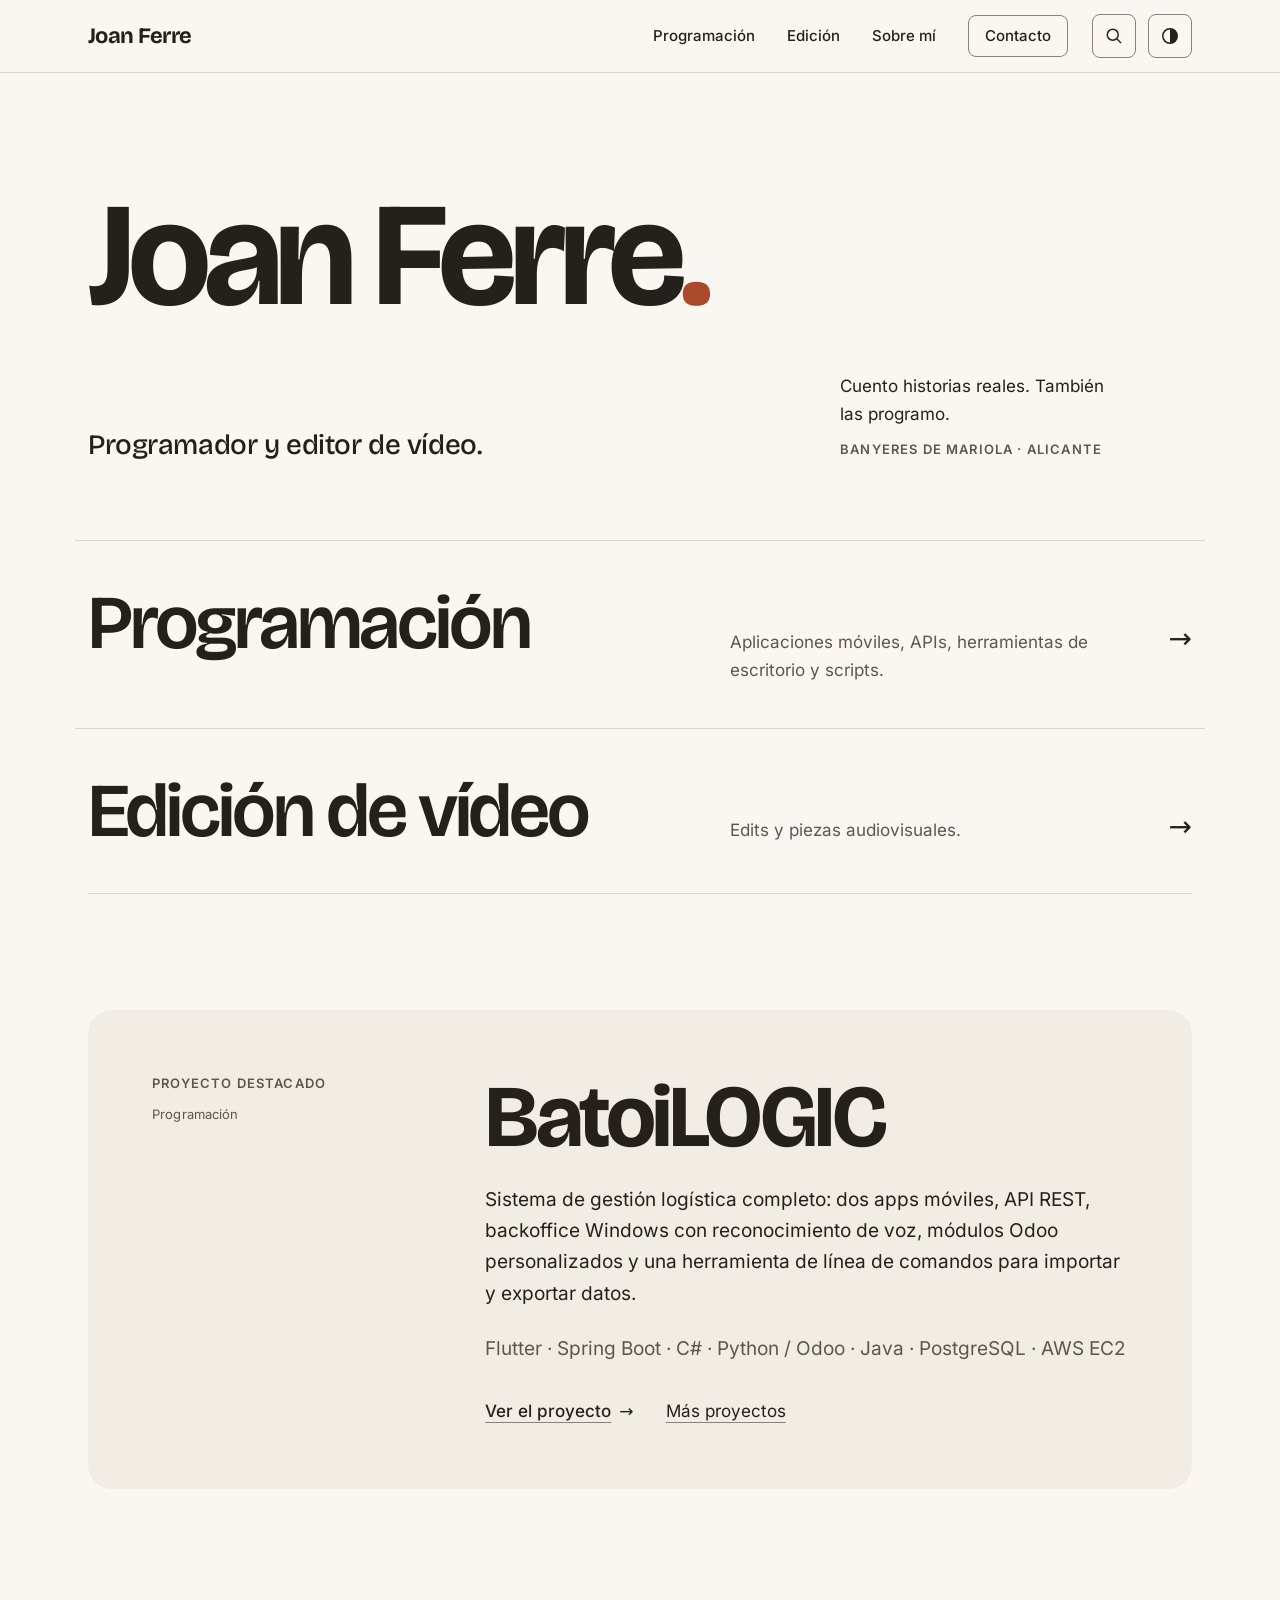
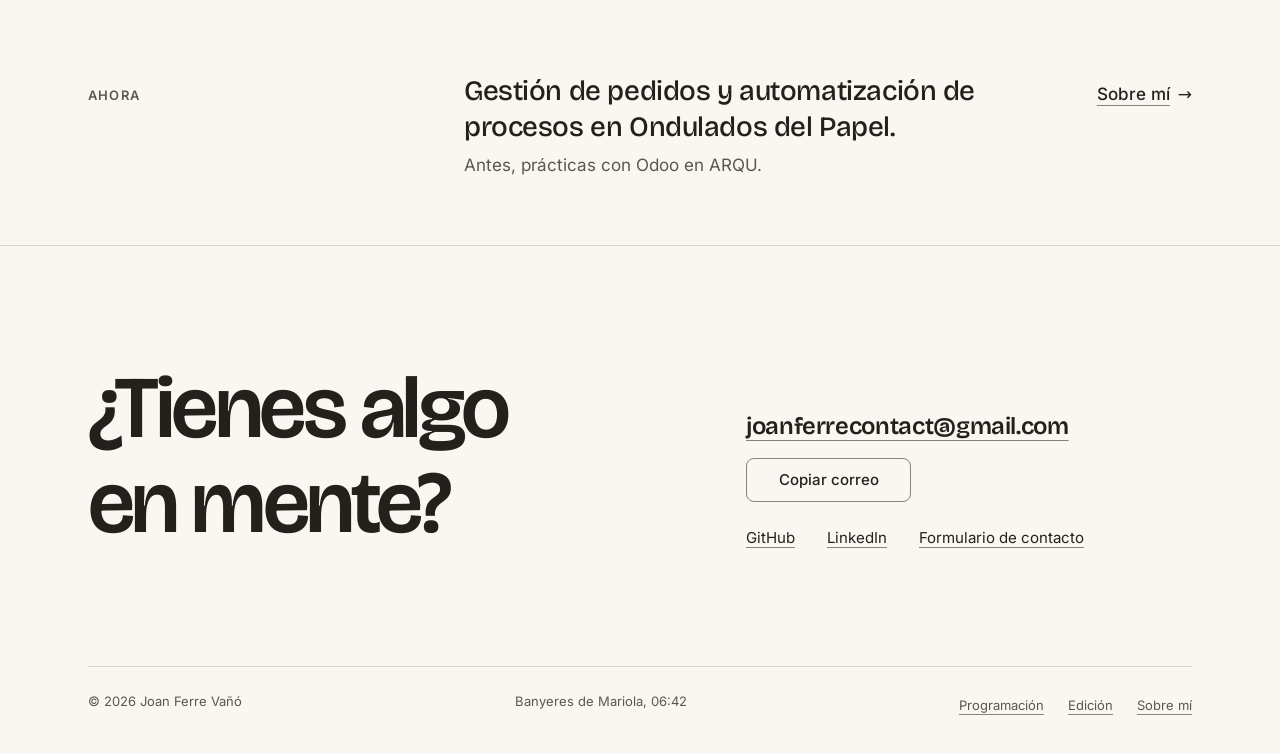
<file: youtube.html>
<!DOCTYPE html>
<html lang="es">

<head>
  <meta charset="UTF-8" />
  <meta name="viewport" content="width=device-width, initial-scale=1" />
  <title>Joan Ferre</title>
  <meta name="robots" content="noindex" />
  <!-- Esta URL se conserva solo para no romper enlaces antiguos: lleva a la portada.
       (El contenido anterior sigue en el historial de git.)
       Hosting estático: no hay redirección de servidor, así que se usan meta refresh + JS. -->
  <meta http-equiv="refresh" content="0; url=index.html" />
  <link rel="icon" type="image/x-icon" href="images/favicon/favicon.ico" />
  <link rel="stylesheet" href="css/marfil.css" />
  <script>location.replace('index.html');</script>
</head>

<body>
  <main class="wrap section">
    <p>Esta página ya no existe. <a class="link" href="index.html">Ir a la portada</a>.</p>
  </main>
</body>

</html>
</file>
<file: css/marfil.css>
/* ══════════════════════════════════════════════════════════════
   marfil.css — Sistema visual «Marfil»
   Todo el diseño parte de los tokens de :root. Para cambiar
   colores, tipografía, espaciado o radios, edita solo esa sección.
   ══════════════════════════════════════════════════════════════ */

/* ── Fuentes (autoalojadas, licencia SIL OFL; ver /fonts) ──── */
@font-face {
  font-family: 'Bricolage Grotesque';
  src: url('../fonts/bricolage-latin-ext.woff2') format('woff2');
  font-weight: 500 800; font-style: normal; font-display: swap;
  unicode-range: U+0100-02BA, U+02BD-02C5, U+02C7-02CC, U+02CE-02D7, U+02DD-02FF, U+0304, U+0308, U+0329, U+1D00-1DBF, U+1E00-1E9F, U+1EF2-1EFF, U+2020, U+20A0-20AB, U+20AD-20C4, U+2113, U+2C60-2C7F, U+A720-A7FF;
}
@font-face {
  font-family: 'Bricolage Grotesque';
  src: url('../fonts/bricolage-latin.woff2') format('woff2');
  font-weight: 500 800; font-style: normal; font-display: swap;
  unicode-range: U+0000-00FF, U+0131, U+0152-0153, U+02BB-02BC, U+02C6, U+02DA, U+02DC, U+0304, U+0308, U+0329, U+2000-206F, U+20AC, U+2122, U+2191, U+2193, U+2212, U+2215, U+FEFF, U+FFFD;
}
@font-face {
  font-family: 'Inter';
  src: url('../fonts/inter-latin-ext.woff2') format('woff2');
  font-weight: 400 600; font-style: normal; font-display: swap;
  unicode-range: U+0100-02BA, U+02BD-02C5, U+02C7-02CC, U+02CE-02D7, U+02DD-02FF, U+0304, U+0308, U+0329, U+1D00-1DBF, U+1E00-1E9F, U+1EF2-1EFF, U+2020, U+20A0-20AB, U+20AD-20C4, U+2113, U+2C60-2C7F, U+A720-A7FF;
}
@font-face {
  font-family: 'Inter';
  src: url('../fonts/inter-latin.woff2') format('woff2');
  font-weight: 400 600; font-style: normal; font-display: swap;
  unicode-range: U+0000-00FF, U+0131, U+0152-0153, U+02BB-02BC, U+02C6, U+02DA, U+02DC, U+0304, U+0308, U+0329, U+2000-206F, U+20AC, U+2122, U+2191, U+2193, U+2212, U+2215, U+FEFF, U+FFFD;
}

/* ── Tokens ──────────────────────────────────────────────────── */
:root {
  /* Color */
  --ivory:        #FAF7F2;  /* fondo general */
  --bone:         #F1ECE4;  /* superficies: proyecto destacado, escenario de vídeo */
  --sand:         #E8E1D6;  /* hover de filas y superficies */
  --line:         #DDD5C8;  /* divisores decorativos */
  --line-strong:  #8A8176;  /* contornos de controles y subrayado de enlaces (≥3:1) */
  --charcoal:     #24201C;  /* texto principal, títulos, botón primario */
  --stone:        #5E564D;  /* texto secundario y metadatos */
  --clay:         #A94A2A;  /* único acento: foco, estado actual, hover de enlaces */
  --clay-deep:    #8C3B1F;  /* acento en hover */
  --error:        #B3261E;
  --ok:           #2F6B3F;

  /* Tipografía */
  --font-display: 'Bricolage Grotesque', 'Segoe UI Variable Display', 'Segoe UI', system-ui, sans-serif;
  --font-text:    'Inter', 'Segoe UI', system-ui, -apple-system, sans-serif;

  --fs-hero:  clamp(3.5rem, 11.5vw, 9.25rem);
  --fs-h1:    clamp(2.75rem, 7vw, 5.5rem);
  --fs-area:  clamp(2.25rem, 6vw, 4.75rem);
  --fs-h2:    clamp(1.75rem, 3.6vw, 2.75rem);
  --fs-h3:    clamp(1.25rem, 2vw, 1.5rem);
  --fs-lead:  clamp(1.25rem, 2.2vw, 1.75rem);
  --fs-body:  1.0625rem;
  --fs-small: 0.9375rem;
  --fs-meta:  0.8125rem;

  /* Espaciado (escala de 4 px) */
  --s-1: 0.25rem; --s-2: 0.5rem;  --s-3: 0.75rem; --s-4: 1rem;
  --s-5: 1.5rem;  --s-6: 2rem;    --s-7: 3rem;    --s-8: 4rem;
  --s-9: 6rem;    --s-10: 8rem;
  --section: clamp(4rem, 9vw, 8rem);   /* separación vertical entre secciones */

  /* Anchos */
  --w-page:   1200px;
  --w-text:   62ch;
  --gutter:   clamp(1.25rem, 4vw, 3rem);

  /* Radios */
  --r-s: 8px; --r-m: 12px; --r-l: 24px;

  /* Movimiento */
  --ease:     cubic-bezier(0.22, 0.61, 0.36, 1);   /* hover, foco y revelados */
  --ease-out: cubic-bezier(0.16, 1, 0.3, 1);       /* entradas con máscara */
  --dur:       220ms;   /* hover y foco */
  --dur-slow:  420ms;   /* filas, transición entre páginas */
  --dur-enter: 600ms;   /* entradas al cargar y filetes */
  --stagger:    60ms;   /* separación entre elementos escalonados */
}

/* ── Tema oscuro («Marfil de noche») ─────────────────────────────
   Mismos tokens con otros valores. El bloque está repetido a propósito:
   el primero sigue al sistema (funciona sin JS) y el segundo es la
   elección manual. Si cambias un valor, cámbialo en los dos.
   Solo en pantalla: al imprimir se usa siempre el tema claro. */
:root { color-scheme: light; }

@media screen and (prefers-color-scheme: dark) {
  :root:not([data-theme="light"]) {
    color-scheme: dark;
    --ivory: #1A1714; --bone: #231F1B; --sand: #2E2924;
    --line: #3A342E;  --line-strong: #7D746A;
    --charcoal: #F1ECE4; --stone: #B8AFA3;
    --clay: #E08A66; --clay-deep: #EDA27F;
    --error: #F2968F; --ok: #8FC9A0;
  }
}
@media screen {
  :root[data-theme="dark"] {
    color-scheme: dark;
    --ivory: #1A1714; --bone: #231F1B; --sand: #2E2924;
    --line: #3A342E;  --line-strong: #7D746A;
    --charcoal: #F1ECE4; --stone: #B8AFA3;
    --clay: #E08A66; --clay-deep: #EDA27F;
    --error: #F2968F; --ok: #8FC9A0;
  }
}

/* ── Reset y base ────────────────────────────────────────────── */
*, *::before, *::after { box-sizing: border-box; }
* { margin: 0; }
html { -webkit-text-size-adjust: 100%; scroll-padding-top: 5.5rem; }
body {
  background: var(--ivory);
  color: var(--charcoal);
  font-family: var(--font-text);
  font-size: var(--fs-body);
  line-height: 1.65;
  -webkit-font-smoothing: antialiased;
  text-rendering: optimizeLegibility;
  overflow-wrap: break-word;
}
img, svg, video { display: block; max-width: 100%; }
ul, ol { padding: 0; list-style: none; }
a { color: inherit; }
button, input, textarea { font: inherit; color: inherit; }
button { cursor: pointer; }
::selection { background: var(--clay); color: var(--ivory); }

:focus-visible {
  outline: 3px solid var(--clay);
  outline-offset: 3px;
  border-radius: 4px;
}

.wrap { width: 100%; max-width: var(--w-page); margin-inline: auto; padding-inline: var(--gutter); }
.section { padding-block: var(--section); }
.section--tight { padding-block: calc(var(--section) * 0.6); }

.sr-only {
  position: absolute; width: 1px; height: 1px; overflow: hidden;
  clip: rect(0 0 0 0); white-space: nowrap;
}
.skip-link {
  position: absolute; left: var(--s-4); top: -4rem; z-index: 100;
  background: var(--charcoal); color: var(--ivory);
  padding: var(--s-3) var(--s-4); border-radius: var(--r-s); text-decoration: none;
}
.skip-link:focus { top: var(--s-4); }

/* ── Tipografía ──────────────────────────────────────────────── */
h1, h2, h3 {
  font-family: var(--font-display);
  font-optical-sizing: auto;
  color: var(--charcoal);
  text-wrap: balance;
}
h1 { font-size: var(--fs-h1); font-weight: 700; line-height: 0.98; letter-spacing: -0.035em; }
h2 { font-size: var(--fs-h2); font-weight: 600; line-height: 1.08; letter-spacing: -0.025em; }
h3 { font-size: var(--fs-h3); font-weight: 600; line-height: 1.2;  letter-spacing: -0.015em; }
p  { max-width: var(--w-text); text-wrap: pretty; }
.lead { font-family: var(--font-display); font-size: var(--fs-lead); font-weight: 500; line-height: 1.3; letter-spacing: -0.015em; max-width: 34ch; }
.muted { color: var(--stone); }
.eyebrow {
  font-family: var(--font-text); line-height: 1.4;
  font-size: var(--fs-meta); font-weight: 600; letter-spacing: 0.09em;
  text-transform: uppercase; color: var(--stone);
}
.meta { font-size: var(--fs-meta); color: var(--stone); letter-spacing: 0.01em; }
.dot { color: var(--clay); }

/* ── Enlaces y botones ───────────────────────────────────────── */
.link {
  text-decoration: underline; text-decoration-color: var(--line-strong);
  text-decoration-thickness: 1px; text-underline-offset: 0.28em;
  transition: text-decoration-color var(--dur), color var(--dur);
}

/* zona pulsable de al menos 24 px en enlaces sueltos (pie, listas, ruta de la ficha) */
.site-footer__links a, .site-footer__bottom nav a, .link-list a, .contact-mail, .page-head .meta a { padding-block: var(--s-1); }
.page-head .meta a { padding-block: 0.3rem; }

.link-arrow {
  display: inline-flex; align-items: center; gap: var(--s-2);
  font-weight: 500; text-decoration: none;
}
.link-arrow span:first-child {
  text-decoration: underline; text-decoration-color: var(--line-strong);
  text-decoration-thickness: 1px; text-underline-offset: 0.28em;
  transition: text-decoration-color var(--dur);
}
.link-arrow .arrow { transition: transform var(--dur) var(--ease); }
.link-arrow:focus-visible .arrow { transform: translateX(4px); }

.btn {
  display: inline-flex; align-items: center; justify-content: center; gap: var(--s-2);
  min-height: 3rem; padding: 0.75rem 1.5rem;
  background: var(--charcoal); color: var(--ivory);
  border: 1px solid var(--charcoal); border-radius: var(--r-m);
  font-weight: 500; text-decoration: none;
  transition: background-color var(--dur), border-color var(--dur), color var(--dur);
}
.btn[disabled] { opacity: 0.55; cursor: not-allowed; }
.btn--outline { background: transparent; color: var(--charcoal); border-color: var(--line-strong); }

/* ── Cabecera ────────────────────────────────────────────────── */
.site-header {
  position: sticky; top: 0; z-index: 50;
  background: var(--ivory);
  border-bottom: 1px solid var(--line);
}
.site-header__inner {
  display: flex; align-items: center; justify-content: space-between;
  gap: var(--s-5); min-height: 4.5rem;
}
.wordmark {
  font-family: var(--font-display); font-weight: 700; font-size: 1.375rem;
  letter-spacing: -0.03em; text-decoration: none;
}
.nav { display: flex; align-items: center; gap: var(--s-6); }
.nav a {
  position: relative; text-decoration: none; font-size: var(--fs-small); font-weight: 500;
  padding-block: var(--s-2);
}
/* indicador de sección actual: línea de acento que crece desde la izquierda */
.nav a:not(.nav__contact)::after {
  content: ''; position: absolute; left: 0; right: 0; bottom: 0; height: 2px;
  background: var(--clay); transform: scaleX(0); transform-origin: left;
  transition: transform var(--dur) var(--ease);
}
.nav a[aria-current]:not(.nav__contact)::after { transform: scaleX(1); }
.nav__contact {
  padding: 0.5rem 1rem; border: 1px solid var(--line-strong); border-radius: var(--r-s);
  transition: background-color var(--dur), border-color var(--dur);
}
.nav__contact[aria-current] { background: var(--charcoal); color: var(--ivory); border-color: var(--charcoal); }

/* ── Entradas de página ──────────────────────────────────────── */
.hero { padding-top: clamp(3.5rem, 9vw, 7.5rem); padding-bottom: clamp(3rem, 6vw, 5rem); }
.hero__title { font-size: var(--fs-hero); font-weight: 700; line-height: 0.92; letter-spacing: -0.045em; }
.hero__grid {
  display: grid; grid-template-columns: repeat(12, minmax(0, 1fr));
  column-gap: var(--s-5); row-gap: var(--s-5); margin-top: clamp(1.5rem, 4vw, 3rem);
  align-items: end;
}
.hero__role { grid-column: 1 / span 7; }
.hero__aside { grid-column: 9 / span 4; display: grid; gap: var(--s-3); padding-bottom: 0.35rem; }

.page-head { padding-top: clamp(3rem, 8vw, 6.5rem); padding-bottom: clamp(2.5rem, 5vw, 4rem); }
.page-head .eyebrow { display: block; margin-bottom: var(--s-5); }
.page-head h1 { max-width: 14ch; }
.page-head .lead { margin-top: var(--s-6); }
.page-head__actions { margin-top: var(--s-6); }

.section-head { display: flex; align-items: baseline; justify-content: space-between; gap: var(--s-5); margin-bottom: var(--s-7); }

/* ── Filas de área (portada y puentes) ───────────────────────── */
.areas { border-bottom: 1px solid var(--line); }
.area {
  display: grid; grid-template-columns: minmax(0, 6fr) minmax(0, 4fr) auto;
  align-items: baseline; gap: var(--s-6);
  padding: clamp(1.75rem, 3.5vw, 2.75rem) clamp(0px, 1vw, 1rem);
  margin-inline: calc(clamp(0px, 1vw, 1rem) * -1);
  border-top: 1px solid var(--line);
  text-decoration: none;
  transition: background-color var(--dur) var(--ease);
}
.area__name {
  font-family: var(--font-display); font-size: var(--fs-area); font-weight: 600;
  line-height: 1; letter-spacing: -0.04em;
}
.area__desc { color: var(--stone); max-width: 34ch; }
.area__arrow { font-size: 1.75rem; line-height: 1; transition: transform var(--dur) var(--ease); }
.area:focus-visible .area__arrow { transform: translateX(8px); }

/* ── Proyecto destacado ──────────────────────────────────────── */
.feature {
  display: grid; grid-template-columns: repeat(12, minmax(0, 1fr)); column-gap: var(--s-5); row-gap: var(--s-6);
  background: var(--bone); border-radius: var(--r-l);
  padding: clamp(1.75rem, 5vw, 4.5rem);
}
.feature__side { grid-column: 1 / span 3; display: grid; align-content: start; gap: var(--s-3); }
.feature__main { grid-column: 5 / span 8; }
.feature__main h2, .feature__main h3 { font-size: clamp(2.25rem, 7vw, 5.5rem); font-weight: 700; letter-spacing: -0.04em; line-height: 0.98; margin-bottom: var(--s-5); overflow-wrap: anywhere; }
.feature__main p { font-size: 1.1875rem; }
.feature__stack { margin-top: var(--s-5); color: var(--stone); font-size: var(--fs-small); }
.feature__actions { margin-top: var(--s-6); display: flex; flex-wrap: wrap; gap: var(--s-3) var(--s-6); align-items: center; }

/* ── Contexto profesional en una línea (portada) ─────────────── */
.context { display: grid; grid-template-columns: repeat(12, minmax(0, 1fr)); column-gap: var(--s-5); row-gap: var(--s-4); align-items: baseline; }
.context .eyebrow { grid-column: 1 / span 3; }
.context__text { grid-column: 5 / span 6; font-family: var(--font-display); font-size: var(--fs-lead); font-weight: 500; line-height: 1.3; letter-spacing: -0.015em; }
.context__text span { display: block; }
.context__text .muted { font-family: var(--font-text); font-size: var(--fs-body); font-weight: 400; letter-spacing: 0; margin-top: var(--s-2); }
.context .link-arrow { grid-column: 11 / span 2; justify-self: end; }

/* ── Filas de datos (proyectos, experiencia, formación) ──────── */
.rows { border-top: 1px solid var(--line); }
.row {
  display: grid; grid-template-columns: minmax(0, 3fr) minmax(0, 5fr) minmax(0, 2.4fr) 6rem;
  column-gap: var(--s-6); row-gap: var(--s-2); align-items: baseline;
  padding-block: var(--s-6); border-bottom: 1px solid var(--line);
}
.row__name { font-family: var(--font-display); font-size: var(--fs-h3); font-weight: 600; letter-spacing: -0.015em; line-height: 1.2; }
.row__desc { color: var(--stone); font-size: var(--fs-small); max-width: 56ch; }
.row__tech { font-size: var(--fs-meta); color: var(--stone); }
.row__link { justify-self: end; font-size: var(--fs-small); font-weight: 500; white-space: nowrap; }
.row--3 { grid-template-columns: minmax(0, 3fr) minmax(0, 5fr) minmax(0, 4.4fr); }
.row--3 .row__desc { font-size: var(--fs-body); color: var(--charcoal); }
.row--3 .row__wide { grid-column: 2 / -1; }
.row__wide > * + * { margin-top: var(--s-3); }
.row__facts { display: grid; gap: var(--s-1); font-size: var(--fs-small); color: var(--stone); }
.row__list { display: grid; gap: var(--s-2); font-size: var(--fs-small); }
.row__list li { position: relative; padding-left: 1.125rem; }
.row__list li::before { content: ''; position: absolute; left: 0; top: 0.7em; width: 0.5rem; height: 1px; background: var(--line-strong); }
/* Entrada de menor peso visual (formación previa) */
.row--minor { padding-block: var(--s-5); }
.row--minor .row__name { font-size: var(--fs-body); font-weight: 500; font-family: var(--font-text); letter-spacing: 0; }
.row--minor .row__desc { font-size: var(--fs-small); color: var(--stone); }
.row--3 .row__tech { grid-column: 1 / -1; }
.rows .row h3, .rows .row h4 { margin: 0; }

.group { margin-top: var(--s-8); }
.group:first-child { margin-top: 0; }
.group > h3 { margin-bottom: var(--s-5); }

/* ── Stack ───────────────────────────────────────────────────── */
.stack { display: grid; grid-template-columns: repeat(3, minmax(0, 1fr)); gap: var(--s-6) var(--s-7); }
.stack dt { margin-bottom: var(--s-3); }
.stack dd ul { display: grid; gap: var(--s-2); }
.stack li { padding-bottom: var(--s-2); border-bottom: 1px solid var(--line); }

/* ── Dos columnas con etiqueta (Sobre mí) ────────────────────── */
.split { display: grid; grid-template-columns: repeat(12, minmax(0, 1fr)); column-gap: var(--s-5); row-gap: var(--s-5); }
.split > .eyebrow { grid-column: 1 / span 3; padding-top: 0.5rem; }
.split > .split__body { grid-column: 5 / span 8; }
.quote {
  font-family: var(--font-display); font-size: var(--fs-h2); font-weight: 500;
  line-height: 1.15; letter-spacing: -0.025em; max-width: 24ch;
}

/* ── Pie y bloque de contacto ────────────────────────────────── */
.site-footer { border-top: 1px solid var(--line); padding-top: var(--section); padding-bottom: var(--s-6); background: var(--ivory); }
.site-footer__top { display: grid; grid-template-columns: repeat(12, minmax(0, 1fr)); column-gap: var(--s-5); row-gap: var(--s-6); }
.site-footer__title { grid-column: 1 / span 6; font-size: var(--fs-h1); letter-spacing: -0.04em; }
.site-footer__contact { grid-column: 8 / span 5; align-self: end; display: grid; gap: var(--s-5); }
.site-footer__mail {
  font-family: var(--font-display); font-size: clamp(1.125rem, 5.2vw, 1.5rem); font-weight: 600; letter-spacing: -0.015em;
  text-decoration: underline; text-decoration-color: var(--line-strong); text-underline-offset: 0.25em; text-decoration-thickness: 1px;
  overflow-wrap: anywhere; transition: text-decoration-color var(--dur), color var(--dur);
}
.site-footer__links { display: flex; flex-wrap: wrap; gap: var(--s-3) var(--s-6); font-size: var(--fs-small); }
.site-footer__bottom {
  display: flex; flex-wrap: wrap; justify-content: space-between; gap: var(--s-3) var(--s-6);
  margin-top: var(--section); padding-top: var(--s-5); border-top: 1px solid var(--line);
  font-size: var(--fs-meta); color: var(--stone);
}
.site-footer__bottom nav { display: flex; flex-wrap: wrap; gap: var(--s-2) var(--s-5); }

/* ── Formulario de contacto ──────────────────────────────────── */
.contact-grid { display: grid; grid-template-columns: repeat(12, minmax(0, 1fr)); column-gap: var(--s-5); row-gap: var(--s-8); }
.contact-grid__info { grid-column: 1 / span 5; display: grid; gap: var(--s-7); align-content: start; }
.contact-grid__form { grid-column: 7 / span 6; }
.contact-mail { font-family: var(--font-display); font-size: clamp(1.125rem, 5.6vw, 2.5rem); font-weight: 600; letter-spacing: -0.03em; line-height: 1.15; overflow-wrap: break-word; }
.link-list { display: grid; gap: var(--s-2); }
.link-list--inline { display: flex; flex-wrap: wrap; gap: var(--s-2) var(--s-5); }

.form { display: grid; gap: var(--s-5); }
.form__row { display: grid; grid-template-columns: repeat(2, minmax(0, 1fr)); gap: var(--s-5); }
.form__group { display: grid; gap: var(--s-2); }
.form__label { font-size: var(--fs-small); font-weight: 500; }
.form__input {
  width: 100%; padding: 0.875rem 1rem;
  background: var(--ivory); border: 1px solid var(--line-strong); border-radius: var(--r-m);
  transition: border-color var(--dur), background-color var(--dur);
}
.form__input::placeholder { color: var(--stone); opacity: 0.8; }
.form__input:focus-visible { border-color: var(--charcoal); outline: 3px solid var(--clay); outline-offset: 2px; }
.form__textarea { min-height: 9rem; resize: vertical; display: block; }
/* trazo que crece bajo el campo con el foco (el anillo de foco se mantiene) */
.form__group { position: relative; }
.form__group::after {
  content: ''; position: absolute; left: var(--r-m); right: var(--r-m); bottom: 0; height: 2px;
  background: var(--clay); transform: scaleX(0); transform-origin: left; pointer-events: none;
  transition: transform var(--dur-slow) var(--ease-out);
}
.form__group:focus-within::after { transform: scaleX(1); }
.form__input[aria-invalid="true"] { border-color: var(--error); }
.form__aviso { min-height: 1.5em; font-size: var(--fs-small); }
.form__aviso.is-error { color: var(--error); }
.form__aviso.is-warn  { color: var(--clay-deep); }
.form__aviso.is-ok    { color: var(--ok); }
.form__aviso.is-error, .form__aviso.is-warn, .form__aviso.is-ok { animation: rise var(--dur-slow) var(--ease) both; }
.form__trap { position: absolute; left: -9999px; width: 1px; height: 1px; overflow: hidden; opacity: 0; pointer-events: none; }

/* ── Ficha de proyecto (BatoiLOGIC) ──────────────────────────── */
.facts { display: grid; grid-template-columns: repeat(3, minmax(0, 1fr)); gap: var(--s-6) var(--s-7); }
.facts dt { margin-bottom: var(--s-2); }
.facts dd { font-family: var(--font-display); font-size: var(--fs-h3); font-weight: 600; letter-spacing: -0.015em; line-height: 1.25; }
.facts dd small { display: block; margin-top: var(--s-1); font-family: var(--font-text); font-size: var(--fs-small); font-weight: 400; color: var(--stone); letter-spacing: 0; }

/* ── Piezas de vídeo (componente reutilizable) ───────────────────
   Una pieza = un <article class="piece"> con escenario + texto.
   Formato: .piece--h (horizontal, por defecto) · .piece--v (vertical).
   Otro formato: añade style="--ratio: 4 / 5" en .piece__stage.
   El vídeo nunca se recorta: el escenario adopta su proporción. */
.pieces { display: grid; gap: clamp(4rem, 9vw, 8rem); }
.piece { display: grid; gap: var(--s-6); }
.piece__stage {
  --ratio: 16 / 9;
  position: relative; width: 100%; aspect-ratio: var(--ratio);
  background: var(--bone); border-radius: var(--r-l); overflow: hidden;
}
.piece__body { display: grid; gap: var(--s-4); align-content: start; }
.piece__title { font-size: var(--fs-h2); }
.piece__facts { display: grid; gap: var(--s-4); margin-top: var(--s-3); }
.piece__facts dt { margin-bottom: var(--s-1); }
.piece--h .piece__body { grid-template-columns: repeat(12, minmax(0, 1fr)); column-gap: var(--s-5); row-gap: var(--s-4); }
.piece--h .piece__head { grid-column: 1 / span 5; display: grid; gap: var(--s-3); align-content: start; }
.piece--h .piece__facts { grid-column: 7 / span 6; margin-top: 0; }
.piece--v { grid-template-columns: minmax(0, 24rem) minmax(0, 1fr); column-gap: var(--s-8); align-items: start; }
.piece--v .piece__stage { --ratio: 9 / 16; }
.piece--v .piece__body { padding-top: var(--s-3); }

.video-facade {
  position: absolute; inset: 0; width: 100%; height: 100%;
  display: grid; place-items: center; padding: 0; border: 0; background: transparent;
  color: var(--ivory); text-decoration: none;
}
.video-facade img { position: absolute; inset: 0; width: 100%; height: 100%; object-fit: contain; }
.video-facade__play {
  position: relative; display: grid; place-items: center;
  width: 4.5rem; height: 4.5rem; border-radius: 50%;
  background: var(--charcoal); color: var(--ivory);
  transition: transform var(--dur) var(--ease), background-color var(--dur);
}
.video-facade:focus-visible .video-facade__play { transform: scale(1.06); background: var(--clay-deep); }
.video-facade:focus-visible { outline-offset: -6px; border-radius: var(--r-l); }
.video-facade__label {
  position: absolute; left: var(--s-5); bottom: var(--s-4);
  font-size: var(--fs-meta); font-weight: 500; color: var(--charcoal);
  background: var(--ivory); padding: 0.25rem 0.625rem; border-radius: var(--r-s);
}
.piece__stage iframe { position: absolute; inset: 0; width: 100%; height: 100%; border: 0; }

/* Muestra de desarrollo (solo en preview-dev/, no publicable) */
.dev-banner { background: var(--charcoal); color: var(--ivory); font-size: var(--fs-meta); padding: var(--s-3) var(--gutter); text-align: center; }
.sample-box { position: absolute; inset: 0; display: grid; place-items: center; color: var(--stone); font-size: var(--fs-small); text-align: center; padding: var(--s-4); }

/* ── Animación de entrada ────────────────────────────────────── */
@keyframes rise { from { opacity: 0; transform: translateY(14px); } to { opacity: 1; transform: none; } }
.rise { animation: rise 700ms var(--ease) both; }
.rise--2 { animation-delay: 90ms; }
.rise--3 { animation-delay: 180ms; }

/* Revelado al hacer scroll: solo si hay JS; sin JS todo es visible */
.js .reveal { opacity: 0; transform: translateY(14px); transition: opacity 600ms var(--ease), transform 600ms var(--ease); }
.js .reveal.is-in { opacity: 1; transform: none; }

/* ── Hero: nombre desde una máscara y frase en dos tiempos ───── */
/* El relleno con margen negativo evita recortar descendentes. */
.mask { display: inline-block; vertical-align: top; overflow: hidden; padding: 0.1em 0.06em; margin: -0.1em -0.06em; }
.mask > span { display: inline-block; animation: mask-up var(--dur-enter) var(--ease-out) both; }
.mask + .mask > span { animation-delay: 80ms; }
.mask .dot { display: inline-block; animation: pop 300ms var(--ease-out) 520ms both; }
.beat { animation: fade var(--dur-slow) var(--ease) 300ms both; }
.beat--2 { animation-delay: 520ms; }
@keyframes mask-up { from { transform: translateY(115%); } to { transform: none; } }
@keyframes pop  { from { opacity: 0; transform: translateY(-0.18em); } to { opacity: 1; transform: none; } }
@keyframes fade { from { opacity: 0; } to { opacity: 1; } }

/* ── Barrido horizontal (título de Edición) ──────────────────── */
/* La ventana y el texto se mueven en sentidos opuestos: el texto
   queda quieto y se descubre de izquierda a derecha, como un corte. */
.wipe__clip { display: block; overflow: hidden; padding-block: 0.12em; margin-block: -0.12em; }
.wipe__clip, .wipe__text { animation: wipe-clip var(--dur-enter) var(--ease-out) 90ms both; }
.wipe__text { display: block; animation-name: wipe-text; }
@keyframes wipe-clip { from { transform: translateX(-100%); } to { transform: none; } }
@keyframes wipe-text { from { transform: translateX(100%); }  to { transform: none; } }

/* ── Filas escalonadas y filetes ─────────────────────────────── */
/* marfil.js añade .is-in a cada hijo; --i es su turno al entrar. */
.js .stagger > * {
  opacity: 0; transform: translateY(10px);
  transition: opacity var(--dur-slow) var(--ease), transform var(--dur-slow) var(--ease), background-color var(--dur) var(--ease);
  transition-delay: calc(var(--i, 0) * var(--stagger)), calc(var(--i, 0) * var(--stagger)), 0s;
}
.js .stagger > .is-in { opacity: 1; transform: none; }
/* el borde real se sustituye por una línea que se dibuja de izquierda a derecha */
.js .stagger > .row, .js .stagger > .area { position: relative; border-color: transparent; }
.js .stagger > .row::after, .js .stagger > .area::before {
  content: ''; position: absolute; left: 0; right: 0; height: 1px; background: var(--line);
  transform: scaleX(0); transform-origin: left;
  transition: transform var(--dur-enter) var(--ease-out) calc(var(--i, 0) * var(--stagger));
}
.js .stagger > .row::after   { bottom: -1px; }
.js .stagger > .area::before { top: -1px; }
.js .stagger > .row.is-in::after, .js .stagger > .area.is-in::before { transform: scaleX(1); }
/* listas de funciones: en cascada tras su fila */
.js .stagger .row__list li { opacity: 0; transition: opacity var(--dur-slow) var(--ease) var(--stagger); }
.js .stagger .is-in .row__list li { opacity: 1; }
.js .stagger .row__list li:nth-child(2) { transition-delay: calc(var(--stagger) * 2); }
.js .stagger .row__list li:nth-child(3) { transition-delay: calc(var(--stagger) * 3); }
.js .stagger .row__list li:nth-child(4) { transition-delay: calc(var(--stagger) * 4); }
.js .stagger .row__list li:nth-child(n+5) { transition-delay: calc(var(--stagger) * 5); }

/* En filas con enlace, el nombre y la flecha acompañan */
.row__name { transition: transform var(--dur) var(--ease); }
.row__arrow { display: inline-block; transition: transform var(--dur) var(--ease); }
.row:has(.row__link:focus-visible) .row__name { transform: translateX(4px); }
.row__link:focus-visible .row__arrow { transform: translate(2px, -2px); }

/* ── Cita por palabras (Sobre mí) ────────────────────────────── */
.quote__word { opacity: 0; transition: opacity var(--dur-slow) var(--ease) calc(var(--i, 0) * 35ms); }
.quote.is-in .quote__word { opacity: 1; }

/* Si marfil.js no carga, todo visible */
.reveal-fallback .reveal, .reveal-fallback .stagger > *, .reveal-fallback .stagger .row__list li { opacity: 1 !important; transform: none !important; }
.reveal-fallback .stagger > .row::after, .reveal-fallback .stagger > .area::before { transform: none !important; }

/* ── Transición entre páginas (View Transitions nativas) ─────── */
/* Mejora progresiva: sin soporte se navega como siempre. */
@media (prefers-reduced-motion: no-preference) {
  @view-transition { navigation: auto; }
}
.site-header { view-transition-name: site-header; }
.nav a[aria-current]:not(.nav__contact)::after { view-transition-name: nav-line; }
/* títulos que viajan: su caja se ajusta al texto para no deformarse */
[data-vt-title], .page-head h1 { width: fit-content; justify-self: start; }
.vt-title .page-head h1 { view-transition-name: page-title; }
::view-transition-group(page-title), ::view-transition-group(nav-line) {
  animation-duration: var(--dur-slow); animation-timing-function: var(--ease-out);
}
/* al llegar con transición no se repiten las entradas */
.vt-arrive .rise, .vt-arrive .beat, .vt-arrive .mask > span, .vt-arrive .mask .dot,
.vt-shared .wipe__clip, .vt-shared .wipe__text { animation: none; }

/* ── Línea de tiempo de la página ────────────────────────────── */
/* La crea marfil.js en las páginas con secciones [data-clip]. */
.timeline {
  position: sticky; top: calc(4.5rem + 1px); z-index: 40;
  background: var(--ivory); border-bottom: 1px solid var(--line);
}
.timeline__inner { display: flex; align-items: center; gap: var(--s-5); height: 2.5rem; }
.timeline__label { flex: none; width: 10rem; font-size: var(--fs-meta); font-weight: 600; white-space: nowrap; }
.timeline__keys { flex: none; font-size: var(--fs-meta); color: var(--stone); visibility: hidden; }
.timeline:focus-within .timeline__keys { visibility: visible; }
.timeline__track { position: relative; flex: 1; display: flex; gap: 3px; height: 100%; }
.timeline__clip { position: relative; flex: 1 1 0; min-width: 1.5rem; }   /* zona de pulsación: toda la altura */
.timeline__clip:focus-visible { outline-offset: -3px; }
.timeline__bar {
  position: absolute; left: 0; right: 0; top: 50%; height: 6px; margin-top: -3px;
  background: var(--line); border-radius: 2px; overflow: hidden;
}
.timeline__fill { display: block; height: 100%; background: var(--line-strong); transform: scaleX(0); transform-origin: left; }
.timeline__clip[aria-current] .timeline__fill { background: var(--charcoal); }
.timeline__head { position: absolute; inset: 0; pointer-events: none; }   /* ocupa la pista: translateX en % */
.timeline__head::before {
  content: ''; position: absolute; left: -1px; top: 0.5rem; bottom: 0.5rem; width: 2px; background: var(--clay);
}
.has-timeline { scroll-padding-top: 8rem; }

/* ── Paleta de comandos ──────────────────────────────────────── */
/* El botón y el <dialog> los crea marfil.js. */
.palette-toggle {
  display: grid; place-items: center; flex: none;
  width: 2.75rem; height: 2.75rem; padding: 0;
  background: transparent; border: 1px solid var(--line-strong); border-radius: var(--r-s);
}
.site-header__inner .palette-toggle + .theme-toggle { margin-left: calc(var(--s-3) - var(--s-5)); }
.palette {
  width: min(34rem, calc(100% - 2rem)); max-height: min(32rem, calc(100% - 4rem));
  margin: 10vh auto auto; padding: 0; overflow: hidden;
  background: var(--ivory); color: var(--charcoal);
  border: 1px solid var(--line-strong); border-radius: var(--r-m);
}
.palette[open] { display: flex; flex-direction: column; animation: rise var(--dur) var(--ease) both; }
.palette::backdrop { background: rgb(0 0 0 / 0.5); }
.palette__top { display: flex; gap: var(--s-2); padding: var(--s-3); border-bottom: 1px solid var(--line); }
.palette__input {
  flex: 1; min-width: 0; padding: 0.625rem 0.75rem;
  background: var(--ivory); border: 1px solid var(--line-strong); border-radius: var(--r-s);
}
.palette__close {
  flex: none; min-height: 2.75rem; padding: 0 0.75rem; font-size: var(--fs-small);
  background: transparent; border: 1px solid var(--line-strong); border-radius: var(--r-s);
}
.palette__list { overflow-y: auto; padding: var(--s-2); overscroll-behavior: contain; }
.palette__option {
  display: flex; justify-content: space-between; align-items: center; gap: var(--s-4);
  min-height: 2.75rem; padding: var(--s-2) var(--s-3);
  border-left: 2px solid transparent; cursor: pointer;
}
.palette__option[aria-selected="true"] { background: var(--sand); border-left-color: var(--clay); }
.palette__group { flex: none; font-size: var(--fs-meta); color: var(--stone); }
.palette__status { padding: 0 var(--s-5); font-size: var(--fs-small); color: var(--stone); }
.palette__status:not(:empty) { padding-block: var(--s-3); border-top: 1px solid var(--line); }

/* ── Demo «cortar silencios» (ilustración, en dev.html) ──────── */
.silence { grid-column: 2 / -1; display: grid; gap: var(--s-3); margin-top: var(--s-4); }
.silence__track { position: relative; height: 3.5rem; }
.silence__clip, .silence__gap { position: absolute; top: 0; bottom: 0; }
.silence__clip {
  background: var(--sand); color: var(--stone); border-radius: 4px;
  box-shadow: inset 0 0 0 1px var(--line-strong);
  transition: transform var(--dur-enter) var(--ease-out);
}
.silence__clip svg { width: 100%; height: 100%; }
.silence__gap { transition: opacity var(--dur) var(--ease); }
.silence__gap::before { content: ''; position: absolute; left: 0; right: 0; top: 50%; border-top: 2px dotted var(--line-strong); }
.silence.is-cut .silence__clip { transform: translateX(var(--shift)); }
.silence.is-cut .silence__gap { opacity: 0; }
.silence__controls { display: flex; flex-wrap: wrap; align-items: center; gap: var(--s-3) var(--s-5); }
.silence__controls .btn { min-width: 12.5rem; font-size: var(--fs-small); }
.silence__note { flex: 1 1 16rem; font-size: var(--fs-meta); color: var(--stone); }

/* ── Vista de montaje (código Konami) ────────────────────────── */
/* Rejilla de 12 columnas y márgenes de seguridad de vídeo. */
.montage { position: fixed; inset: 0; z-index: 90; pointer-events: none; animation: fade var(--dur-slow) var(--ease) both; }
.montage__grid { height: 100%; display: grid; grid-template-columns: repeat(12, minmax(0, 1fr)); column-gap: var(--s-5); }
.montage__grid span { background: var(--clay); opacity: 0.1; }
.montage > .wrap { height: 100%; }
.montage__safe { position: absolute; inset: 5%; border: 1px dashed var(--clay); }
.montage__safe--title { inset: 10%; }
.montage__safe span { position: absolute; top: 0; right: 0; padding: 0 var(--s-2); background: var(--ivory); font-size: var(--fs-meta); }
.montage__help {
  position: absolute; left: var(--s-4); bottom: var(--s-4); max-width: calc(100% - 2rem);
  padding: var(--s-2) var(--s-3); background: var(--charcoal); color: var(--ivory);
  border-radius: var(--r-s); font-size: var(--fs-small);
}

/* ── Cambio de tema ──────────────────────────────────────────── */
/* El botón lo inserta marfil.js: sin JS no aparece. */
.site-header__inner { position: relative; }
.nav { margin-left: auto; }
.theme-toggle {
  display: grid; place-items: center; flex: none;
  width: 2.75rem; height: 2.75rem; padding: 0;
  background: transparent; border: 1px solid var(--line-strong); border-radius: var(--r-s);
}
.theme-toggle svg { transition: transform var(--dur) var(--ease); }
.theme-toggle[aria-pressed="true"] svg { transform: rotate(180deg); }
/* fundido entre temas (View Transitions) */
::view-transition-old(root), ::view-transition-new(root) { animation-duration: 320ms; }
/* durante el cambio, que ningún color se anime por su cuenta */
.theme-switching *, .theme-switching *::before, .theme-switching *::after { transition: none !important; }

/* ── Copiar correo ───────────────────────────────────────────── */
.mail-copy { display: flex; flex-direction: column; align-items: flex-start; gap: var(--s-3); }
.copy-btn {
  display: inline-grid; align-items: center; justify-items: center;
  min-height: 2.75rem; padding: 0.5rem 1rem;
  background: transparent; border: 1px solid var(--line-strong); border-radius: var(--r-s);
  font-size: var(--fs-small); font-weight: 500;
  transition: background-color var(--dur), border-color var(--dur);
}
/* los tres textos ocupan la misma celda: el botón no cambia de tamaño */
.copy-btn__state {
  grid-area: 1 / 1; display: inline-flex; align-items: center; gap: var(--s-2);
  visibility: hidden; opacity: 0; transform: translateY(6px);
  transition: opacity var(--dur) var(--ease), transform var(--dur) var(--ease), visibility var(--dur);
}
.copy-btn[data-state="idle"] .copy-btn__state--idle,
.copy-btn[data-state="ok"] .copy-btn__state--ok,
.copy-btn[data-state="error"] .copy-btn__state--error { visibility: visible; opacity: 1; transform: none; }
.copy-btn[data-state="ok"] { border-color: var(--ok); color: var(--ok); }
.copy-btn[data-state="error"] { border-color: var(--error); color: var(--error); }

@media (hover: hover) and (pointer: fine) {
  .theme-toggle:hover, .copy-btn:hover, .palette-toggle:hover, .palette__close:hover { background: var(--sand); }
  .timeline__clip:hover .timeline__bar { background: var(--line-strong); }
  .link:hover { color: var(--clay-deep); text-decoration-color: var(--clay); }
  .link-arrow:hover span:first-child { text-decoration-color: var(--clay); }
  .link-arrow:hover .arrow { transform: translateX(4px); }
  .btn:hover:not([disabled]) { background: var(--clay-deep); border-color: var(--clay-deep); }
  .btn--outline:hover:not([disabled]) { background: var(--sand); border-color: var(--charcoal); }
  .nav a:not(.nav__contact):hover::after { transform: scaleX(1); }
  .nav__contact:not([aria-current]):hover { background: var(--sand); border-color: var(--charcoal); }
  .area:hover { background-color: var(--bone); }
  .area:hover .area__arrow { transform: translateX(8px); }
  .row:has(.row__link):hover .row__name { transform: translateX(4px); }
  .row:hover .row__arrow { transform: translate(2px, -2px); }
  .site-footer__mail:hover { color: var(--clay-deep); text-decoration-color: var(--clay); }
  .form__input:hover:not([aria-invalid]) { border-color: var(--charcoal); }
  .video-facade:hover .video-facade__play { transform: scale(1.06); background: var(--clay-deep); }
}

/* ── Responsive ──────────────────────────────────────────────── */
@media (max-width: 960px) {
  /* Las rejillas de 12 columnas pasan a una sola: así no dependen de la suma de huecos */
  .hero__grid, .feature, .context, .split, .site-footer__top, .contact-grid,
  .piece--h .piece__body { grid-template-columns: minmax(0, 1fr); }
  .hero__role { grid-column: 1 / -1; }
  .hero__aside { grid-column: 1 / -1; }
  .area { grid-template-columns: minmax(0, 1fr) auto; row-gap: var(--s-3); }
  .area__desc { grid-column: 1 / 2; grid-row: 2; }
  .area__arrow { grid-column: 2; grid-row: 1; }
  .feature__side, .feature__main, .split > .eyebrow, .split > .split__body,
  .context .eyebrow, .context__text, .context .link-arrow,
  .site-footer__title, .site-footer__contact,
  .contact-grid__info, .contact-grid__form { grid-column: 1 / -1; }
  .context .link-arrow { justify-self: start; }
  .row { grid-template-columns: minmax(0, 1fr) auto; }
  .row__desc, .row__tech, .silence { grid-column: 1 / -1; }
  .row__link { grid-column: 2; grid-row: 1; }
  .row--3 { grid-template-columns: minmax(0, 1fr); }
  .row--3 .row__wide { grid-column: 1 / -1; }
  .stack, .facts { grid-template-columns: 1fr 1fr; }
  .piece--v { grid-template-columns: minmax(0, 20rem) minmax(0, 1fr); column-gap: var(--s-6); }
  .piece--h .piece__head, .piece--h .piece__facts { grid-column: 1 / -1; }
}

@media (max-width: 640px) {
  /* Cabecera en dos líneas, sin menú desplegable ni JS: la navegación siempre está a la vista */
  .site-header { position: static; }
  .site-header__inner { flex-direction: column; align-items: flex-start; gap: var(--s-2); padding-block: var(--s-4) var(--s-3); }
  .nav { flex-wrap: wrap; gap: var(--s-1) var(--s-4); width: 100%; margin-left: 0; }
  .theme-toggle { position: absolute; top: var(--s-3); right: var(--gutter); }
  .site-header__inner .palette-toggle { position: absolute; top: var(--s-3); right: calc(var(--gutter) + 3.25rem); }
  .site-header__inner .palette-toggle + .theme-toggle { margin-left: 0; }
  /* En móvil, la línea de tiempo es una raya fina informativa */
  .timeline { position: fixed; top: 0; left: 0; right: 0; z-index: 60; border-bottom: 0; background: transparent; pointer-events: none; }
  .timeline__inner { height: 3px; padding-inline: 0; gap: 0; }
  .timeline__label, .timeline__keys, .timeline__head { display: none; }
  .timeline__track { gap: 2px; }
  .timeline__clip { min-width: 0; }
  .timeline__bar { top: 0; height: 3px; margin-top: 0; border-radius: 0; }
  .timeline__clip .timeline__fill, .timeline__clip[aria-current] .timeline__fill { background: var(--clay); }
  .has-timeline { scroll-padding-top: 1rem; }
  .nav a { padding-block: var(--s-3); font-size: 0.875rem; }
  .nav__contact { padding: 0.5rem 0.75rem; }
  html { scroll-padding-top: 1rem; }
  .form__row { grid-template-columns: 1fr; }
  .montage__grid { column-gap: var(--s-2); }
  .stack, .facts { grid-template-columns: 1fr; }
  .piece--v { grid-template-columns: 1fr; }
  .piece--v .piece__stage { width: min(100%, 22rem); }
  .section-head { flex-direction: column; align-items: flex-start; gap: var(--s-2); }
  .feature { border-radius: var(--r-m); }
}

/* Móviles muy estrechos: los cuatro enlaces siguen en una línea */
@media (max-width: 360px) {
  .nav { justify-content: space-between; gap: var(--s-1); }
  .nav a { font-size: var(--fs-meta); }
  .nav__contact { padding-inline: 0.5rem; }
}

@media print { .timeline, .palette-toggle, .silence, .montage { display: none; } }

/* ── Movimiento reducido ─────────────────────────────────────── */
@media (prefers-reduced-motion: reduce) {
  *, *::before, *::after {
    animation-duration: 0.001ms !important; animation-delay: 0ms !important;
    transition-duration: 0.001ms !important; transition-delay: 0ms !important; scroll-behavior: auto !important;
  }
  .js .reveal, .js .stagger > * { opacity: 1; transform: none; }
}
</file>
